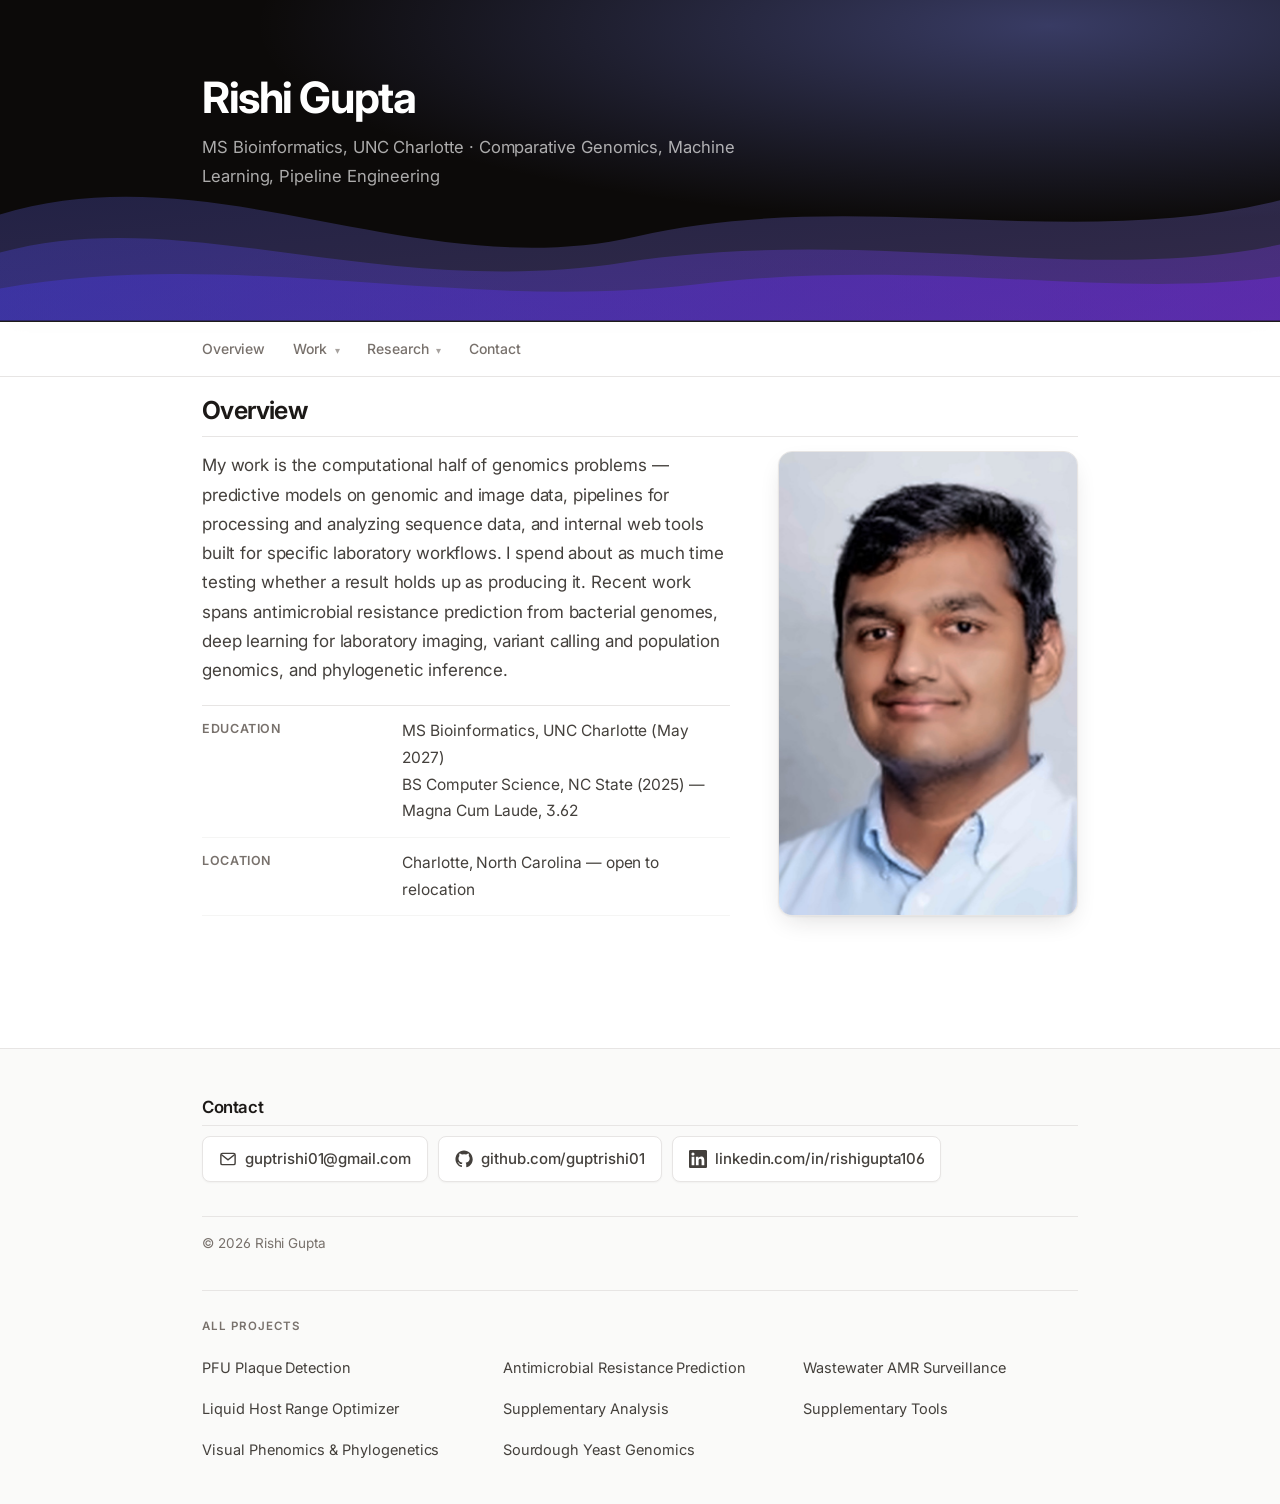
<file: index.html>
<!DOCTYPE html>
<html lang="en"><head>
<meta charset="utf-8"><meta name="viewport" content="width=device-width, initial-scale=1">
<title>Rishi Gupta — Bioinformatics and Machine Learning</title>
<meta name="description" content="MS Bioinformatics candidate at UNC Charlotte. Comparative Genomics, Machine Learning, Pipeline Engineering.">
<meta property="og:title" content="Rishi Gupta — Bioinformatics and Machine Learning">
<meta property="og:description" content="Comparative Genomics, Machine Learning, Pipeline Engineering.">
<meta name="theme-color" content="#18181B">
<!-- Social preview. If the repo name or host differs, change BASE in all four URLs below. -->
<link rel="canonical" href="https://guptrishi01.github.io/">
<meta property="og:url" content="https://guptrishi01.github.io/">
<meta property="og:type" content="website">
<meta property="og:image" content="https://guptrishi01.github.io/og-card.png">
<meta property="og:image:width" content="1200">
<meta property="og:image:height" content="630">
<meta property="og:image:alt" content="Rishi Gupta — MS Bioinformatics, UNC Charlotte. Comparative Genomics, Machine Learning, Pipeline Engineering.">
<meta name="twitter:card" content="summary_large_image">
<meta name="twitter:image" content="https://guptrishi01.github.io/og-card.png">
<link rel="icon" href="data:image/svg+xml,<svg xmlns='http://www.w3.org/2000/svg' viewBox='0 0 32 32'><rect width='32' height='32' rx='7' fill='%230C0A09'/><path d='M0 24 Q8 20 16 23 T32 21 L32 32 L0 32 Z' fill='%234F46E5'/><text x='16' y='20' font-family='Inter,Helvetica,Arial,sans-serif' font-size='15' font-weight='700' fill='%23fff' text-anchor='middle'>RG</text></svg>">
<link rel="preconnect" href="https://fonts.googleapis.com"><link rel="preconnect" href="https://fonts.gstatic.com" crossorigin>
<link rel="stylesheet" href="https://fonts.googleapis.com/css2?family=Inter:wght@400;500;600;700&family=JetBrains+Mono:wght@400;500&display=swap">
<style>/* Rishi Gupta — portfolio. Hand-written CSS, no framework, no JavaScript. */

/* ── reset ─────────────────────────────────────────────── */
*,*::before,*::after{box-sizing:border-box}
html{-webkit-text-size-adjust:100%}
body,h1,h2,h3,p,figure,dl,dd,ul,ol{margin:0}
ul,ol{padding:0}
img{max-width:100%;height:auto;display:block}
h1,h2,h3{text-wrap:balance}
p,li{text-wrap:pretty}

/* ── tokens ────────────────────────────────────────────── */
:root{
  /* modern neutral system — warm stone ground, indigo accent */
  --grad:linear-gradient(102deg,#4F46E5 0%,#6366F1 50%,#8B5CF6 100%);
  --orange:#4F46E5;
  --orange-br:#6366F1;
  --pink:#4F46E5;
  --pink-br:#818CF8;
  --link:#4F46E5;
  --link-hov:#4338CA;

  --bg:#ffffff;
  --bg-alt:#FAFAF9;
  --bg-note:#FAFAF9;
  --chip-bg:#F5F5F4;
  --chip-br:#E7E5E4;
  --chip-tx:#44403C;

  --head:#1C1917;
  --text:#44403C;
  --muted:#78716C;
  --line:#E7E5E4;
  --line-2:#F5F5F4;

  --ink:#0C0A09;
  --accent-soft:#EEF2FF;
  --accent-line:#C7D2FE;
  --amber:#B45309;
  --amber-soft:#FFFBEB;
  --amber-line:#FDE68A;

  --sans:"Inter",-apple-system,BlinkMacSystemFont,"Segoe UI",Roboto,Helvetica,Arial,sans-serif;
  --serif:"Inter",-apple-system,BlinkMacSystemFont,"Segoe UI",Roboto,Helvetica,Arial,sans-serif;
  --mono:"JetBrains Mono",ui-monospace,SFMono-Regular,Menlo,monospace;

  --r:10px;
  --w:940px;
  --gut:clamp(18px,4.5vw,32px);
}

body{background:var(--bg);color:var(--text);font-family:var(--sans);
  font-size:17px;line-height:1.65;-webkit-font-smoothing:antialiased}
.wrap{max-width:var(--w);margin-inline:auto;padding-inline:var(--gut)}

a{color:var(--link);text-decoration:none}
a:hover{color:var(--link-hov);text-decoration:underline;text-underline-offset:2px}
:focus-visible{outline:2px solid var(--pink-br);outline-offset:2px}
@media(prefers-reduced-motion:reduce){*{transition:none!important;scroll-behavior:auto!important}}

.skip{position:absolute;left:-9999px;background:var(--head);color:#fff;padding:12px 18px;z-index:100}
.skip:focus{left:0;top:0}

/* ── masthead ──────────────────────────────────────────── */
.mast{background:var(--grad);color:#fff;padding-block:clamp(30px,4.5vw,44px)}
.mast .name{font-family:var(--serif);font-size:clamp(1.7rem,4vw,2.3rem);font-weight:600;
  color:#fff;letter-spacing:-.01em;display:inline-block;line-height:1.15}
.mast .name:hover{color:#fff;text-decoration:none;box-shadow:inset 0 -2px 0 rgba(255,255,255,.6)}
.mast .tag{color:rgba(255,255,255,.92);font-size:clamp(.95rem,1.6vw,1.06rem);margin-top:7px;max-width:62ch}

/* ── nav + dropdowns (CSS only) ────────────────────────── */
.nav{background:#fff;position:sticky;top:0;z-index:50;border-bottom:1px solid var(--line);
  box-shadow:0 1px 0 rgba(37,21,15,.03)}
.menu{display:flex;flex-wrap:wrap;list-style:none}
.menu>li{position:relative}
.menu>li>a{display:block;padding:14px 16px;color:var(--head);font-size:14.5px;font-weight:600;
  border-bottom:3px solid transparent;white-space:nowrap}
.menu>li:first-child>a{padding-left:0}
.menu>li>a:hover{color:var(--link);text-decoration:none;border-bottom-color:var(--orange-br)}
.menu>li>a[aria-current]{color:var(--link);border-bottom-color:var(--orange)}
.car{font-size:10px;opacity:.65;margin-left:4px}

.drop{position:absolute;top:100%;left:0;min-width:330px;max-width:min(92vw,420px);
  background:#fff;border:1px solid var(--line);border-image:var(--grad) 1;border-top:3px solid;
  box-shadow:0 8px 20px rgba(43,29,20,.14);list-style:none;padding:5px 0;
  opacity:0;visibility:hidden;transform:translateY(-3px);transition:opacity .13s,transform .13s,visibility .13s;z-index:60}
.menu>li:first-child .drop{left:0}
.has:hover>.drop,.has:focus-within>.drop{opacity:1;visibility:visible;transform:none}
.drop a{display:block;padding:9px 16px;color:var(--text);font-size:14.5px;line-height:1.35}
.drop a:hover{background:var(--bg-alt);color:var(--link);text-decoration:none}
@media(max-width:760px){
  /* Dropdowns stay available on touch: tapping the trigger focuses it and
     :focus-within reveals a full-width panel under the bar. Without this the
     project pages are unreachable on a phone. */
  .nav{position:sticky;top:0;z-index:50}
  .nav>.wrap{position:relative}
  .menu>li.has{display:list-item;position:static}
  .mtrig{padding-inline:12px}
  .drop{display:block;position:absolute;left:0;right:0;top:100%;width:auto;
    min-width:0;max-height:min(66vh,420px);overflow-y:auto;-webkit-overflow-scrolling:touch;
    opacity:0;visibility:hidden;transform:translateY(-4px);
    border-radius:0 0 var(--r) var(--r);margin-top:0;padding:6px;
    box-shadow:0 12px 28px -8px rgba(28,25,23,.22)}
  .has:focus-within>.drop{opacity:1;visibility:visible;transform:none}
  .drop a{padding:12px 12px;font-size:14.5px}
  .drop li+li{border-top:1px solid var(--line-2)}
}

/* ── back link ─────────────────────────────────────────── */
.back{display:inline-flex;align-items:center;gap:8px;font-size:13.5px;font-weight:600;
  color:var(--link);background:var(--bg-alt);border:1px solid var(--chip-br);
  padding:7px 14px 7px 11px;border-radius:999px;margin:0 0 14px;min-height:36px}
.back:hover{text-decoration:none;color:#fff;background:var(--orange);border-color:var(--orange)}
.back .arw{font-size:17px;line-height:1;transition:transform .15s ease}
.back:hover .arw{transform:translateX(-3px)}

/* ── layout ────────────────────────────────────────────── */
main{padding-block:clamp(32px,5vw,52px) clamp(46px,7vw,72px)}
section{margin-bottom:clamp(38px,5.5vw,58px)}
section:last-child{margin-bottom:0}

h1{font-family:var(--serif);font-size:clamp(1.75rem,4vw,2.5rem);font-weight:600;
  color:var(--head);line-height:1.18;letter-spacing:-.012em;margin-bottom:10px}
h2{font-family:var(--serif);font-size:clamp(1.25rem,2.4vw,1.55rem);font-weight:600;
  color:var(--head);line-height:1.28;margin-bottom:14px;padding-bottom:8px;position:relative}
h2::after{content:"";position:absolute;left:0;bottom:0;width:100%;height:3px;background:var(--grad)}
.prose h2{font-size:clamp(1.12rem,2vw,1.3rem);border-bottom:1px solid var(--line);
  margin-top:clamp(30px,4vw,42px);margin-bottom:12px}
h3{font-size:1.06rem;font-weight:600;color:var(--head);margin-bottom:6px}

.crumb{font-size:14px;color:var(--muted);margin-bottom:18px}
.crumb span{margin-inline:6px;color:var(--line)}
.meta{font-size:14.5px;color:var(--muted);margin-bottom:14px}
.stand{font-size:clamp(1.05rem,1.8vw,1.18rem);line-height:1.55;color:var(--head);
  max-width:66ch;padding:16px 20px;background:var(--bg-alt);
  border-left:4px solid var(--orange);margin-bottom:16px}
.intro{font-size:17.5px;max-width:70ch;margin-bottom:14px}
.sec-note{font-size:14.5px;color:var(--muted);margin-top:-6px;margin-bottom:16px}

.prose{max-width:72ch;margin-top:clamp(20px,3vw,30px)}
.prose p{margin-bottom:14px}
.prose p:last-child{margin-bottom:0}

/* ── skill chips ───────────────────────────────────────── */
.chips{list-style:none;display:flex;flex-wrap:wrap;gap:6px;margin-bottom:clamp(20px,3vw,30px)}
.chips li{font-size:12.5px;line-height:1;padding:6px 11px;border-radius:999px;
  background:var(--chip-bg);border:1px solid var(--chip-br);color:var(--chip-tx);
  font-weight:600;letter-spacing:.005em;white-space:nowrap}
.list .chips{margin:8px 0 16px}

/* ── definition lists ──────────────────────────────────── */
.facts{display:grid;border-top:1px solid var(--line);margin-top:20px}
.facts>div{display:grid;grid-template-columns:180px 1fr;gap:20px;
  padding-block:12px;border-bottom:1px solid var(--line-2)}
@media(max-width:640px){.facts>div{grid-template-columns:1fr;gap:3px}}
.facts dt{font-weight:600;color:var(--head);font-size:15px}
.facts dd{font-size:16px}

/* ── lists ─────────────────────────────────────────────── */
.list{list-style:none;border-top:3px solid;border-image:var(--grad) 1}
.list li{border-bottom:1px solid var(--line);padding-bottom:2px}
.list a{display:block;padding:16px 0 6px;color:var(--text)}
.list a:hover{text-decoration:none}
.list a:hover b{color:var(--link-hov);text-decoration:underline;text-underline-offset:2px}
.list b{display:block;font-family:var(--serif);font-size:1.15rem;font-weight:600;
  color:var(--link);margin-bottom:3px;line-height:1.3}
.list span{display:block;font-size:15.5px;color:var(--text);max-width:78ch}

.plain{list-style:none}
.plain li{padding-block:12px;border-bottom:1px solid var(--line-2);font-size:16px;max-width:78ch}
.plain li:last-child{border-bottom:0}
.plain b{color:var(--head)}

.ol{margin:0 0 14px 22px}
.ol li{margin-bottom:8px}

/* ── tables ────────────────────────────────────────────── */
.tbl{width:100%;border-collapse:collapse;margin-block:18px;font-size:15.5px}
.tbl th,.tbl td{text-align:left;padding:9px 12px;border-bottom:1px solid var(--line-2);vertical-align:top}
.tbl thead th{background:var(--bg-alt);color:var(--head);font-weight:600;border-bottom:2px solid var(--pink)}
.tbl tbody th{font-weight:600;color:var(--head);width:42%}
.tbl td{font-variant-numeric:tabular-nums}
@media(max-width:560px){.tbl{font-size:14.5px}.tbl th,.tbl td{padding:8px}}

/* ── note ──────────────────────────────────────────────── */
.note{background:var(--bg-note);border-left:4px solid var(--orange-br);
  padding:14px 18px;margin-block:18px;font-size:16px}
.note b{color:var(--head)}

/* ── figures ───────────────────────────────────────────── */
figure{margin-block:clamp(20px,3vw,28px)}
figure img{border:1px solid var(--line);background:#fff;width:100%}
figure a:hover img{border-color:var(--pink-br)}
figcaption{font-size:14px;color:var(--muted);margin-top:8px;line-height:1.45}

/* ── pager ─────────────────────────────────────────────── */
.pager{display:grid;grid-template-columns:1fr 1fr;gap:20px;
  margin-top:clamp(38px,5vw,54px);padding-top:22px;border-top:3px solid;border-image:var(--grad) 1}
@media(max-width:620px){.pager{grid-template-columns:1fr}}
.pager a{font-family:var(--serif);font-size:1.04rem;font-weight:600;line-height:1.3}
.pager a.r{text-align:right}
@media(max-width:620px){.pager a.r{text-align:left}}
.pager span{display:block;font-family:var(--sans);font-size:12.5px;font-weight:400;
  text-transform:uppercase;letter-spacing:.06em;color:var(--muted);margin-bottom:4px}

/* ── footer ────────────────────────────────────────────── */
footer{background:var(--bg-alt);border-top:4px solid;border-image:var(--grad) 1;
  padding-block:clamp(34px,5vw,48px) clamp(26px,3.5vw,34px);margin-top:clamp(40px,6vw,64px)}
.f-grid{display:grid;grid-template-columns:1fr 1fr;gap:clamp(24px,4vw,46px)}
@media(max-width:680px){.f-grid{grid-template-columns:1fr;gap:26px}}
footer h2{font-size:1.05rem;border-bottom:1px solid var(--line);padding-bottom:6px;margin-bottom:10px}
footer p{font-size:15.5px;line-height:1.6}
.copy{margin-top:clamp(26px,3.5vw,34px);padding-top:16px;border-top:1px solid var(--line);
  font-size:13.5px;color:var(--muted)}

/* ── print ─────────────────────────────────────────────── */
@media print{
  :root{--bg:#fff;--bg-alt:#fff;--bg-note:#f6f6f6;--mast:#fff;--head:#000;--text:#222;--muted:#555;--link:#000;--orange:#000}
  .nav,.skip,.pager,.crumb{display:none}
  .mast{background:#fff;color:#000;border-bottom:2px solid #000;padding-block:0 12pt}
  .mast .name{color:#000}.mast .tag{color:#333}
  body{font-size:10.5pt;line-height:1.4}
  figure{break-inside:avoid}
  a{color:#000;text-decoration:underline}
}

/* ── single-file routing ─────────────────────────────── */
.page{display:none}
.page:target{display:block}
#home{display:block}
.page:target ~ #home{display:none}
main{padding-block:clamp(30px,4.5vw,48px) clamp(44px,6.5vw,68px)}

/* ── menu triggers ───────────────────────────────────── */
.mtrig{display:block;padding:14px 16px;color:var(--head);font-size:14.5px;font-weight:600;
  font-family:var(--sans);background:none;border:0;border-bottom:3px solid transparent;
  cursor:pointer;white-space:nowrap;line-height:inherit}
.mtrig:hover{color:var(--link);border-bottom-color:var(--orange-br)}
.has:focus-within>.mtrig{color:var(--link);border-bottom-color:var(--orange)}
.drop{pointer-events:none}
.has:hover>.drop,.has:focus-within>.drop{opacity:1;visibility:visible;transform:none;pointer-events:auto}

/* ── pager ───────────────────────────────────────────── */
.pager{display:grid;grid-template-columns:1fr 1fr;gap:20px;margin-top:clamp(36px,5vw,52px);
  padding-top:22px;border-top:3px solid;border-image:var(--grad) 1}
@media(max-width:620px){.pager{grid-template-columns:1fr}}
.pager a{font-family:var(--serif);font-size:1.04rem;font-weight:600;line-height:1.3}
.pager a.r{text-align:right}
@media(max-width:620px){.pager a.r{text-align:left}}
.pager span{display:block;font-family:var(--sans);font-size:12.5px;font-weight:400;
  text-transform:uppercase;letter-spacing:.06em;color:var(--muted);margin-bottom:4px}

/* ── overview ────────────────────────────────────────── */
.ov{display:grid;grid-template-columns:minmax(0,1fr) 250px;gap:clamp(26px,4vw,48px);align-items:start}
@media(max-width:820px){.ov{grid-template-columns:1fr}}
.ov-pic img{width:250px;height:250px;object-fit:cover;border-radius:6px;
  border:1px solid var(--line);box-shadow:0 2px 10px rgba(37,21,15,.07)}
@media(max-width:820px){.ov-pic img{width:200px;height:200px}}

/* ── contact strip ───────────────────────────────────── */
.cstrip{display:flex;flex-wrap:wrap;gap:10px;align-items:center;margin-top:6px}
.cstrip a{display:inline-flex;align-items:center;gap:8px;font-size:15px;font-weight:600;
  color:var(--link);background:var(--bg-alt);border:1px solid var(--chip-br);
  padding:9px 16px;border-radius:999px;min-height:44px}
.cstrip a:hover{text-decoration:none;color:#fff;background:var(--orange);border-color:var(--orange)}
.cstrip svg{width:18px;height:18px;flex:none}
footer .cstrip{margin-top:10px}

/* ── merged sub-projects ─────────────────────────────── */
.sub{border-top:3px solid;border-image:var(--grad) 1;margin-top:clamp(44px,6vw,68px);padding-top:clamp(24px,3vw,32px)}
.sub:first-of-type{border:0;margin-top:0;padding-top:0}
.sub>h2{font-family:var(--serif);font-size:clamp(1.35rem,2.8vw,1.72rem);padding-bottom:0;margin-top:0}
.sub>h2::after{display:none}
.prose h3{font-family:var(--serif);font-size:clamp(1.06rem,1.9vw,1.2rem);font-weight:600;
  color:var(--head);margin-top:clamp(26px,3.4vw,34px);margin-bottom:10px}

/* ── flowcharts ──────────────────────────────────────── */
.flow{margin-block:clamp(18px,2.4vw,24px);max-width:680px}
.flow svg{width:100%;height:auto;display:block}
.flowkey{display:flex;flex-wrap:wrap;gap:14px;margin:4px 0 14px;font-size:12.5px;color:var(--muted)}
.flowkey .k{display:inline-flex;align-items:center;gap:7px}
.flowkey .k::before{content:"";width:13px;height:13px;border-radius:3px;border:1.4px solid}
.k-step::before{background:#FFF7F2;border-color:#F0E2DA}
.k-check::before{background:#FFEFF5;border-color:#F2C9DE}
.k-gate::before{background:#FFF1E9;border-color:#F7C3A3;border-radius:999px!important}

/* ── interactive flow with linked screenshots ────────── */
.iflow{display:grid;grid-template-columns:repeat(auto-fit,minmax(150px,1fr));gap:10px;
  margin-block:clamp(18px,2.4vw,24px);max-width:100%}
.fn{grid-row:1;display:flex;flex-direction:column;gap:4px;text-align:left;cursor:pointer;
  background:#FFF7F2;border:1.4px solid #F0E2DA;border-radius:4px;padding:11px 13px;
  font-family:var(--sans);color:var(--head);min-height:44px;transition:border-color .14s,background .14s}
.fn-t{font-size:13.5px;font-weight:600;line-height:1.3}
.fn-d{font-size:11.5px;color:var(--muted);line-height:1.35}
.fn-check{background:#FFEFF5;border-color:#F2C9DE}.fn-check .fn-t{color:#AE1157}
.fn-gate{background:#FFF1E9;border-color:#F7C3A3;border-radius:999px}.fn-gate .fn-t{color:#B0450A}
.fn-io{background:#fff;border-color:#D9CEC6}
.fn:hover,.fn:focus-visible{border-color:var(--orange);background:#fff}
.fs{grid-column:1/-1;grid-row:2;margin:0;opacity:0;visibility:hidden;height:0;overflow:hidden;
  transition:opacity .15s}
.fs img{border:1px solid var(--line);border-radius:4px;width:100%}
.fs figcaption{font-size:13.5px;color:var(--muted);margin-top:8px}
.fs1{opacity:1;visibility:visible;height:auto}
.fn:hover ~ .fs,.fn:focus-visible ~ .fs{opacity:0;visibility:hidden;height:0}
#fn1:hover ~ .fs1,#fn1:focus-visible ~ .fs1,
#fn2:hover ~ .fs2,#fn2:focus-visible ~ .fs2,
#fn4:hover ~ .fs3,#fn4:focus-visible ~ .fs3{opacity:1;visibility:visible;height:auto}
.iflow-hint{font-size:12.5px;color:var(--muted);margin:-8px 0 18px}

/* ── print ───────────────────────────────────────────── */
@media print{.page{display:block!important}.nav,.skip,.pager,.back{display:none}}

/* ── figures: wider, and click to enlarge (no JS) ────── */
.prose{max-width:none}
.prose p,.prose .ol,.prose h2,.prose h3,.prose .note,.prose .flowkey,.prose .iflow-hint{max-width:72ch}
.prose figure,.prose .figs,.prose .tbl{max-width:100%}
.fg{margin-block:clamp(22px,3vw,30px)}
.zx{position:absolute;width:1px;height:1px;opacity:0;pointer-events:none}
.zin{display:block;cursor:zoom-in}
.zin img{border:1px solid var(--line);border-radius:4px;background:#fff;width:100%}
.zin:hover img{border-color:var(--orange)}
.zx:checked ~ .zin{position:fixed;inset:0;z-index:200;margin:0;padding:clamp(16px,3vw,40px);
  background:rgba(37,21,15,.93);display:flex;align-items:center;justify-content:center;cursor:zoom-out}
.zx:checked ~ .zin img{max-height:92vh;max-width:96vw;width:auto;height:auto;
  object-fit:contain;border:0;border-radius:2px;box-shadow:0 10px 40px rgba(0,0,0,.5)}
.zx:checked ~ .zin::after{content:"Click anywhere to close";position:fixed;bottom:18px;left:0;right:0;
  text-align:center;color:rgba(255,255,255,.8);font-size:13px;font-family:var(--sans)}
.zx:focus-visible ~ .zin img{outline:2px solid var(--pink-br);outline-offset:2px}

/* ── screenshot gallery ──────────────────────────────── */
.gal{margin-block:clamp(20px,3vw,28px);position:relative}
.gx{position:absolute;width:1px;height:1px;opacity:0;pointer-events:none}
.gtabs{display:flex;flex-wrap:wrap;gap:8px;margin-bottom:14px}
.gtabs label{font-size:13.5px;font-weight:600;padding:8px 15px;border-radius:999px;cursor:pointer;
  background:var(--bg-alt);border:1px solid var(--chip-br);color:var(--link);min-height:40px;
  display:inline-flex;align-items:center}
.gtabs label:hover{background:#fff;border-color:var(--orange)}
.gs{display:none;margin:0}
.gs img{width:100%;border:1px solid var(--line);border-radius:4px;background:#fff}
.gs .gcap{margin-top:12px;font-size:16px;color:var(--text)}
.gs .gcap b{color:var(--head)}
#gal1:checked ~ .gs1,#gal2:checked ~ .gs2,#gal3:checked ~ .gs3,
#gal4:checked ~ .gs4{display:block}
#gal1:checked ~ .gtabs label[for=gal1],#gal2:checked ~ .gtabs label[for=gal2],
#gal3:checked ~ .gtabs label[for=gal3],
#gal4:checked ~ .gtabs label[for=gal4]{background:var(--orange);border-color:var(--orange);color:#fff}
.gnav{display:flex;gap:10px;margin-top:16px}
.gnav label{font-size:13.5px;font-weight:600;padding:8px 16px;border-radius:999px;cursor:pointer;
  background:var(--bg-alt);border:1px solid var(--chip-br);color:var(--link);min-height:40px;
  display:inline-flex;align-items:center}
.gnav label:hover{background:var(--orange);border-color:var(--orange);color:#fff}

/* ── typography and rhythm ───────────────────────────── */
body{font-size:17px;line-height:1.75}
main{padding-block:18px clamp(44px,6.5vw,68px)}

h1{font-size:clamp(1.85rem,3.6vw,2.5rem);line-height:1.2;margin-bottom:8px}
.prose h2{font-family:var(--serif);font-size:clamp(1.32rem,2.4vw,1.62rem);font-weight:600;
  line-height:1.3;color:var(--head);border-bottom:0;position:relative;
  margin-top:clamp(38px,5vw,54px);margin-bottom:16px;padding-bottom:9px}
.prose h2::after{content:"";position:absolute;left:0;bottom:0;width:100%;height:2px;
  background:var(--grad);opacity:.85}
.prose h3{font-family:var(--serif);font-size:clamp(1.1rem,1.9vw,1.26rem);font-weight:600;
  line-height:1.35;color:var(--head);margin-top:clamp(30px,3.8vw,40px);margin-bottom:12px;
  padding-bottom:6px;border-bottom:1px solid var(--line)}
.sub>h2{font-size:clamp(1.45rem,2.8vw,1.8rem);padding-bottom:0}
.sub>h2::after{display:none}

.prose p{margin-bottom:17px;line-height:1.8}
.prose .ol{margin:0 0 18px 22px}
.prose .ol li{margin-bottom:11px;line-height:1.75}
.meta{font-size:14px;margin-bottom:12px;line-height:1.6}
.chips{margin-bottom:clamp(16px,2.4vw,22px)}

/* everything shares one left edge */
.prose>*,.prose .fg,.prose .tbl,.prose .flow,.prose .gal,.prose .note{margin-left:0;margin-right:0}
.flow{max-width:100%}
.note{padding:16px 20px;margin-block:20px;line-height:1.75}
.tbl{margin-block:20px;font-size:15.5px}
.tbl th,.tbl td{padding:11px 13px;line-height:1.6}
figcaption{font-size:14px;line-height:1.65;margin-top:10px}
.gcap{line-height:1.75}
.flowkey{margin:2px 0 16px}
.flow-lhr{max-width:820px;margin-inline:auto}
.flow-lhr svg{width:100%;height:auto}

/* ── captions span the actual image width ────────────── */
.fg{width:fit-content;max-width:100%}
.zin{display:block;width:fit-content;max-width:100%}
.zin img{width:auto;max-width:100%;height:auto}
.fg figcaption{max-width:100%;width:100%}
.gs{width:fit-content;max-width:100%}
.gs .zin img{width:auto;max-width:100%}
.gs .gcap{max-width:100%;width:100%}
.flow figcaption{max-width:100%}
/* zoomed overlay must ignore fit-content sizing */
.zx:checked ~ .zin{width:auto;max-width:none}

/* ── figures: single column, full width ──────────────── */
.figs{display:block}
.prose .fg,.prose .fg.wide,.figs .fg{float:none;clear:both;width:100%;max-width:100%;
  margin:clamp(22px,3vw,30px) 0}
.prose .fg .zin,.prose .fg .zin img{width:100%;max-width:100%}
.fg figcaption{max-width:100%}

/* ── key findings side by side ───────────────────────── */
.noterow{display:grid;grid-template-columns:repeat(auto-fit,minmax(250px,1fr));
  gap:clamp(14px,2vw,18px);margin-block:clamp(20px,2.6vw,26px);align-items:stretch}
.noterow .note{margin:0;height:100%;font-size:15px;line-height:1.7;padding:15px 18px}
@media(max-width:700px){.noterow{grid-template-columns:1fr}}
.k-main::before{background:#C4B6AB;border-color:#C4B6AB;border-radius:2px!important}
.k-inv::before{background:#D4166B;border-color:#D4166B;border-radius:2px!important}
.k-brk::before{background:#E8461A;border-color:#E8461A;border-radius:2px!important}
.flow-lhr{max-width:100%}

/* ── overview: portrait scales to the text block ─────── */
.ov{display:block}
.ovrow{display:flex;gap:clamp(26px,4vw,48px);align-items:stretch}
.ovtext{flex:1 1 auto;min-width:0}
.ovtext .intro{margin-top:0}
.ovtext .facts{margin-bottom:0}
.ov-pic{flex:0 0 clamp(240px,24vw,300px);margin:0;display:flex;align-items:stretch}
.ov-pic img{width:100%;height:100%;object-fit:cover;object-position:50% 22%;display:block}
@media(max-width:820px){
  .ovrow{display:block}
  .ov-pic{display:block;margin-top:24px}
  .ov-pic img{height:auto;width:220px}
}

/* ── labeling-parameter table: widen Value column ───── */
.tbl-lab th:nth-child(1),.tbl-lab td:nth-child(1){width:20%}
.tbl-lab th:nth-child(2),.tbl-lab td:nth-child(2){width:33%;white-space:nowrap}
.tbl-lab th:nth-child(3),.tbl-lab td:nth-child(3){width:47%}
@media(max-width:620px){
  .tbl-lab th,.tbl-lab td{width:auto!important;white-space:normal!important}
}

/* ── paragraph that should match figure width ────────── */
.prose p.fullw{max-width:100%}

/* ── phylogenetic tree with inset legend ─────────────── */
.treebox{position:relative}
.treekey{position:absolute;right:2.5%;bottom:3%;width:12%;min-width:78px;max-width:118px;
  height:auto;border:1px solid var(--line);border-radius:3px;padding:3px;
  background:rgba(255,255,255,.94);box-shadow:0 1px 4px rgba(37,21,15,.10)}
@media(max-width:620px){.treekey{width:20%;min-width:64px}}

/* ══════════════════════════════════════════════════════════
   MODERN THEME LAYER
   Neutral surfaces, hairline rules, tight Inter, soft radii.
   ══════════════════════════════════════════════════════════ */
body{background:var(--bg);font-size:16.5px;line-height:1.72;
  font-feature-settings:"cv02","cv03","cv04","ss01";letter-spacing:-.003em}

/* ── masthead: dark ground + layered waves ─────────────── */
.mast{position:relative;overflow:hidden;background:var(--ink);
  padding-block:clamp(46px,6.5vw,74px) clamp(84px,10.5vw,130px);
  border-bottom:1px solid rgba(255,255,255,.07)}
.mast-bg{position:absolute;inset:0;width:100%;height:100%;display:block;pointer-events:none}
.mast .wrap{position:relative;z-index:1}
.mast .name{font-family:var(--sans);font-weight:700;letter-spacing:-.033em;
  font-size:clamp(1.9rem,4.4vw,2.7rem);line-height:1.08}
.mast .name:hover{box-shadow:none;opacity:.86}
.mast .tag{color:rgba(255,255,255,.66);font-size:clamp(.95rem,1.6vw,1.04rem);
  margin-top:12px;max-width:60ch;letter-spacing:-.004em}

/* ── nav ───────────────────────────────────────────────── */
.nav{background:rgba(255,255,255,.86);backdrop-filter:saturate(180%) blur(12px);
  -webkit-backdrop-filter:saturate(180%) blur(12px);box-shadow:none;border-bottom:1px solid var(--line)}
.menu>li>a,.mtrig{font-size:14px;font-weight:500;letter-spacing:-.008em;
  padding:15px 14px;border-bottom:0;color:var(--muted);border-radius:0}
.menu>li:first-child>a{padding-left:0}
.menu>li>a:hover,.mtrig:hover{color:var(--head);border-bottom-color:transparent}
.has:focus-within>.mtrig{color:var(--head);border-bottom-color:transparent}
.drop{border:1px solid var(--line);border-image:none;border-top:1px solid var(--line);
  border-radius:var(--r);box-shadow:0 4px 6px -2px rgba(28,25,23,.05),0 12px 28px -6px rgba(28,25,23,.14);
  padding:6px;margin-top:2px;min-width:340px}
.drop a{border-radius:7px;padding:9px 11px;font-size:14px;color:var(--text)}
.drop a:hover{background:var(--bg-alt);color:var(--head)}

/* ── headings: sans, tight, hairline rules ─────────────── */
h1{font-weight:700;letter-spacing:-.032em;font-size:clamp(1.9rem,3.6vw,2.45rem);line-height:1.13}
h2,.prose h2,.sub>h2{font-weight:650;letter-spacing:-.024em}
h2::after,.prose h2::after{display:none}
h2{border-bottom:1px solid var(--line);padding-bottom:10px}
.prose h2{border-bottom:1px solid var(--line);font-size:clamp(1.16rem,2vw,1.35rem);
  padding-bottom:10px;margin-top:clamp(38px,5vw,54px);margin-bottom:18px}
.prose h3{font-size:clamp(1rem,1.7vw,1.1rem);font-weight:600;letter-spacing:-.016em;
  border-bottom:0;color:var(--head);text-transform:none;
  margin-top:clamp(28px,3.6vw,36px);margin-bottom:10px;padding-bottom:0}
.sub{border-top:1px solid var(--line);border-image:none}
.sub>h2{font-size:clamp(1.3rem,2.5vw,1.6rem);border-bottom:0;padding-bottom:0}
.meta{font-size:13.5px;letter-spacing:-.002em}

/* ── chips: square-ish, quiet ──────────────────────────── */
.chips li{border-radius:6px;font-weight:500;font-size:12px;padding:5px 9px;
  background:var(--chip-bg);border:1px solid var(--chip-br);color:var(--chip-tx);
  letter-spacing:-.002em}

/* ── pills and buttons ─────────────────────────────────── */
.back,.cstrip a{border-radius:8px;font-weight:500;background:#fff;border:1px solid var(--line);
  color:var(--text);box-shadow:0 1px 2px rgba(28,25,23,.04)}
.back:hover,.cstrip a:hover{background:var(--head);border-color:var(--head);color:#fff}
.gtabs label,.gnav label{border-radius:8px;font-weight:500;font-size:13px;
  background:#fff;border:1px solid var(--line);color:var(--text);
  box-shadow:0 1px 2px rgba(28,25,23,.04)}
.gtabs label:hover,.gnav label:hover{background:var(--bg-alt);border-color:var(--muted);color:var(--head)}
#gal1:checked ~ .gtabs label[for=gal1],#gal2:checked ~ .gtabs label[for=gal2],
#gal3:checked ~ .gtabs label[for=gal3],#gal4:checked ~ .gtabs label[for=gal4]{
  background:var(--head);border-color:var(--head);color:#fff}

/* ── notes: quiet card, accent hairline ────────────────── */
.note{background:var(--bg-alt);border:1px solid var(--line);border-left:3px solid var(--orange);
  border-radius:var(--r);padding:15px 18px;font-size:15.5px}
.note.warn{background:var(--amber-soft);border-color:var(--amber-line);border-left-color:var(--amber)}
.note.warn b{color:var(--amber)}
.stand{background:var(--accent-soft);border:1px solid var(--accent-line);
  border-left:3px solid var(--orange);border-radius:var(--r);color:var(--head)}

/* ── tables ────────────────────────────────────────────── */
.tbl{font-size:14.5px;border:1px solid var(--line);border-radius:var(--r);
  overflow:hidden;border-collapse:separate;border-spacing:0}
.tbl thead th{background:var(--bg-alt);border-bottom:1px solid var(--line);
  font-weight:600;font-size:12.5px;letter-spacing:.02em;text-transform:uppercase;
  color:var(--muted)}
.tbl th,.tbl td{border-bottom:1px solid var(--line-2)}
.tbl tbody tr:last-child td,.tbl tbody tr:last-child th{border-bottom:0}
.tbl td{font-variant-numeric:tabular-nums;font-feature-settings:"tnum"}

/* ── figures ───────────────────────────────────────────── */
figure img,.zin img,.gs img,.fs img{border-radius:var(--r);border:1px solid var(--line)}
.zin:hover img{border-color:var(--muted)}
figcaption,.gcap{font-size:13.5px;color:var(--muted)}
.gs .gcap{font-size:15px;color:var(--text)}
.zx:checked ~ .zin{background:rgba(12,10,9,.94)}

/* ── flow key swatches ─────────────────────────────────── */
.k-step::before{background:#FAFAF9;border-color:#E7E5E4}
.k-check::before{background:#EEF2FF;border-color:#C7D2FE}
.k-gate::before{background:#FFFBEB;border-color:#FDE68A}
.k-main::before{background:#A8A29E;border-color:#A8A29E}
.k-inv::before{background:#4F46E5;border-color:#4F46E5}
.k-brk::before{background:#D97706;border-color:#D97706}
.fn{background:#FAFAF9;border-color:#E7E5E4;border-radius:8px}
.fn-check{background:#EEF2FF;border-color:#C7D2FE}.fn-check .fn-t{color:#4338CA}
.fn-gate{background:#FFFBEB;border-color:#FDE68A}.fn-gate .fn-t{color:#B45309}
.fn-io{background:#fff;border-color:#D6D3D1}
.fn:hover,.fn:focus-visible{border-color:var(--orange);background:#fff}

/* ── overview ──────────────────────────────────────────── */
.ov-pic img{border-radius:14px;border:1px solid var(--line);
  box-shadow:0 1px 2px rgba(28,25,23,.05),0 10px 26px -8px rgba(28,25,23,.16)}
.facts{border-top:1px solid var(--line)}
.facts dt{font-size:12.5px;font-weight:600;text-transform:uppercase;
  letter-spacing:.05em;color:var(--muted)}
.facts dd{font-size:15.5px;color:var(--text)}
.intro{font-size:17px;letter-spacing:-.008em;color:var(--text)}

/* ── pager and footer: hairlines, no gradient ──────────── */
.pager{border-top:1px solid var(--line);border-image:none}
.pager a{font-weight:600;letter-spacing:-.016em;font-size:1rem;color:var(--head)}
.pager a:hover{color:var(--link)}
.pager span{font-size:11.5px;letter-spacing:.07em;font-weight:500}
footer{background:var(--bg-alt);border-top:1px solid var(--line);border-image:none}
footer h2{border-bottom:1px solid var(--line);font-weight:600}
.list{border-top:1px solid var(--line);border-image:none}
.list b{font-weight:600;letter-spacing:-.018em;color:var(--head)}
.list a:hover b{color:var(--link)}

/* ── misc ──────────────────────────────────────────────── */
.treekey{border-radius:8px;border-color:var(--line)}
.skip{background:var(--ink);border-radius:0 0 8px 0}
:focus-visible{outline:2px solid var(--orange);outline-offset:2px}
code,kbd,samp{font-family:var(--mono);font-size:.92em}

@media print{
  .mast{background:#fff!important}.mast-bg{display:none}
  .mast .name{color:#000}.mast .tag{color:#333}
}

/* ── literature tool gallery (second radio group) ────── */
#lit1:checked ~ .ls1,#lit2:checked ~ .ls2,#lit3:checked ~ .ls3{display:block}
#lit1:checked ~ .gtabs label[for=lit1],#lit2:checked ~ .gtabs label[for=lit2],
#lit3:checked ~ .gtabs label[for=lit3]{background:var(--head);border-color:var(--head);color:#fff}

/* ── footer site index ───────────────────────────────── */
.fmap{margin-top:clamp(26px,4vw,36px);padding-top:clamp(20px,3vw,26px);
  border-top:1px solid var(--line)}
.fmap h3{font-size:11.5px;font-weight:600;letter-spacing:.09em;text-transform:uppercase;
  color:var(--muted);margin:0 0 12px}
.fmap ul{list-style:none;margin:0;padding:0;display:grid;gap:2px 26px;
  grid-template-columns:repeat(auto-fill,minmax(238px,1fr))}
.fmap a{display:block;padding:7px 0;font-size:14.5px;color:var(--text);text-decoration:none}
.fmap a:hover{color:var(--link)}
@media print{.fmap{display:none}}

/* ── pager: the empty slot keeps the two-column alignment on desktop,
      but becomes a phantom row once the grid collapses ── */
@media(max-width:700px){.pager>span:empty{display:none}}

/* ── AMR results gallery (third radio group) ─────────── */
#res1:checked ~ .rs1,#res2:checked ~ .rs2,#res3:checked ~ .rs3,#res4:checked ~ .rs4{display:block}
#res1:checked ~ .gtabs label[for=res1],#res2:checked ~ .gtabs label[for=res2],
#res3:checked ~ .gtabs label[for=res3],#res4:checked ~ .gtabs label[for=res4]{
  background:var(--head);border-color:var(--head);color:#fff}

/* ── wastewater results gallery (fourth radio group) ─── */
#ww1:checked ~ .ws1,#ww2:checked ~ .ws2,#ww3:checked ~ .ws3{display:block}
#ww1:checked ~ .gtabs label[for=ww1],#ww2:checked ~ .gtabs label[for=ww2],
#ww3:checked ~ .gtabs label[for=ww3]{background:var(--head);border-color:var(--head);color:#fff}

/* ── strain verification gallery (fifth radio group) ─── */
#esv1:checked ~ .es1,#esv2:checked ~ .es2,#esv3:checked ~ .es3,#esv4:checked ~ .es4{display:block}
#esv1:checked ~ .gtabs label[for=esv1],#esv2:checked ~ .gtabs label[for=esv2],
#esv3:checked ~ .gtabs label[for=esv3],#esv4:checked ~ .gtabs label[for=esv4]{
  background:var(--head);border-color:var(--head);color:#fff}
</style><link rel="icon" href="favicon.ico" sizes="32x32">
<link rel="icon" href="favicon.png" type="image/png" sizes="256x256">
<link rel="apple-touch-icon" href="favicon.png">
</head>
<body>
<a class="skip" href="#main">Skip to content</a>
<header class="mast"><svg class="mast-bg" viewBox="0 0 1440 320" preserveAspectRatio="none" aria-hidden="true" focusable="false">
<defs>
<linearGradient id="mw1" x1="0" y1="0" x2="1" y2="1"><stop offset="0%" stop-color="#6366F1"/><stop offset="100%" stop-color="#A78BFA"/></linearGradient>
<linearGradient id="mw2" x1="0" y1="0" x2="1" y2="0"><stop offset="0%" stop-color="#4F46E5"/><stop offset="100%" stop-color="#7C3AED"/></linearGradient>
<linearGradient id="mw3" x1="0" y1="0" x2="1" y2="0"><stop offset="0%" stop-color="#4338CA"/><stop offset="100%" stop-color="#6D28D9"/></linearGradient>
<radialGradient id="mgl" cx="82%" cy="8%" r="62%"><stop offset="0%" stop-color="#818CF8" stop-opacity=".38"/><stop offset="100%" stop-color="#818CF8" stop-opacity="0"/></radialGradient>
</defs>
<rect width="1440" height="320" fill="url(#mgl)"/>
<path d="M0,214 C240,150 470,286 716,236 C962,186 1204,252 1440,200 L1440,320 L0,320 Z" fill="url(#mw1)" opacity=".26"/>
<path d="M0,252 C206,202 424,300 702,262 C980,224 1222,286 1440,244 L1440,320 L0,320 Z" fill="url(#mw2)" opacity=".32"/>
<path d="M0,288 C262,246 520,312 782,284 C1044,256 1246,300 1440,276 L1440,320 L0,320 Z" fill="url(#mw3)" opacity=".50"/>
</svg><div class="wrap">
  <a class="name" href="#home">Rishi Gupta</a>
  <p class="tag">MS Bioinformatics, UNC Charlotte &middot; Comparative Genomics, Machine Learning, Pipeline Engineering</p>
</div></header>
<nav class="nav" aria-label="Primary"><div class="wrap"><ul class="menu">
  <li><a href="#home">Overview</a></li>
  <li class="has"><button type="button" class="mtrig" aria-haspopup="true">Work <span class="car" aria-hidden="true">&#9662;</span></button><ul class="drop"><li><a href="#plaque-detection">PFU Plaque Detection Classifier</a></li><li><a href="#amr-prediction">Antimicrobial Resistance Prediction</a></li><li><a href="#wastewater-surveillance">Wastewater AMR Surveillance</a></li><li><a href="#panel-optimizer">Liquid Host Range Optimizer</a></li><li><a href="#supplementary-analysis">Supplementary Analysis</a></li><li><a href="#supplementary-tools">Supplementary Tools</a></li></ul></li>
  <li class="has"><button type="button" class="mtrig" aria-haspopup="true">Research <span class="car" aria-hidden="true">&#9662;</span></button><ul class="drop"><li><a href="#surgeonfish">Visual Phenomics and Phylogenetic Inference</a></li><li><a href="#yeast">Sourdough Yeast Domestication Genomics</a></li></ul></li>
  <li><a href="#contact">Contact</a></li>
</ul></div></nav>
<main id="main"><div class="wrap">

<section class="page" id="plaque-detection">
  <h1>PFU Plaque Detection Classifier</h1>
  <p class="meta">Locus Biosciences &middot; May&ndash;August 2026 &middot; ResNet, Optuna, Google Colab</p>
  <ul class="chips"><li>PyTorch</li><li>ResNet</li><li>Optuna</li><li>Google Colab</li><li>GCS</li><li>scikit-learn</li></ul>
  <div class="prose">
<h2>Background</h2>
<p>Repurposed an existing binary image classifier used for colony detection to instead detect plaques in microbiological assays. This model serves as the first stage of a three-model plaque enumeration pipeline.</p>
<p><b>Approach:</b> Extracted 9,558 well images from 105 experimental folders in Google Drive and added them to the company&rsquo;s GCS bucket. Those images were loaded into the website&rsquo;s PFU annotation tool for people to count wells. Annotators had three options: enter 0 if there are no plaques in the image, count each plaque and submit, or enter TNTC &mdash; too numerous to count &mdash; if individual plaques were bunched together into larger plaques and could not be identified properly, or if there were a great many of them (at least 80).</p>
<p>With newly annotated images and pre-existing ones, roughly 1,000 images were used to fine-tune a ResNet classifier with an Optuna-driven hyperparameter search in a reproducible Google Colab pipeline.</p>
<p>Split: <b>747 train / 121 validation / 124 test images</b>.</p>

<h2>Workflow</h2>
<p class="flowkey"><span class="k k-step">Processing step</span><span class="k k-check">Verification / QC</span><span class="k k-gate">Decision or gate</span></p>
<figure class="flow"><svg viewBox="0 0 660 642" width="100%" role="img" aria-label="Eight-step notebook workflow from Drive setup through to results"><g><rect x="1" y="4" width="658" height="46" rx="4" fill="#FFFFFF" stroke="#D6D3D1" stroke-width="1.4"/><text x="330" y="31.5" text-anchor="middle" font-family="Source Sans 3,Segoe UI,Helvetica,Arial,sans-serif" font-size="14.5" font-weight="600" fill="#44403C">Set up Google Drive structure</text></g><line x1="330" y1="50" x2="330" y2="69" stroke="#D6D3D1" stroke-width="1.6"/><path d="M325 68 L330 75 L335 68Z" fill="#D6D3D1"/><g><rect x="1" y="76" width="658" height="58" rx="4" fill="#EEF2FF" stroke="#C7D2FE" stroke-width="1.4"/><text x="330" y="100" text-anchor="middle" font-family="Source Sans 3,Segoe UI,Helvetica,Arial,sans-serif" font-size="14.5" font-weight="600" fill="#4338CA">Config and checkpoint status cell</text><text x="330" y="119" text-anchor="middle" font-family="Source Sans 3,Segoe UI,Helvetica,Arial,sans-serif" font-size="12.5" fill="#78716C">Mounts Drive, installs dependencies, checks for existing results and decides what to run or skip</text></g><line x1="330" y1="134" x2="330" y2="153" stroke="#D6D3D1" stroke-width="1.6"/><path d="M325 152 L330 159 L335 152Z" fill="#D6D3D1"/><g><rect x="1" y="160" width="658" height="58" rx="4" fill="#FAFAF9" stroke="#E7E5E4" stroke-width="1.4"/><text x="330" y="184" text-anchor="middle" font-family="Source Sans 3,Segoe UI,Helvetica,Arial,sans-serif" font-size="14.5" font-weight="600" fill="#1C1917">Load and preprocess data</text><text x="330" y="203" text-anchor="middle" font-family="Source Sans 3,Segoe UI,Helvetica,Arial,sans-serif" font-size="12.5" fill="#78716C">CSV of well image names and annotated counts</text></g><line x1="330" y1="218" x2="330" y2="237" stroke="#D6D3D1" stroke-width="1.6"/><path d="M325 236 L330 243 L335 236Z" fill="#D6D3D1"/><g><rect x="1" y="244" width="658" height="58" rx="4" fill="#EEF2FF" stroke="#C7D2FE" stroke-width="1.4"/><text x="330" y="268" text-anchor="middle" font-family="Source Sans 3,Segoe UI,Helvetica,Arial,sans-serif" font-size="14.5" font-weight="600" fill="#4338CA">Split the data</text><text x="330" y="287" text-anchor="middle" font-family="Source Sans 3,Segoe UI,Helvetica,Arial,sans-serif" font-size="12.5" fill="#78716C">Held-out test experiments plus a grouped train/validation split</text></g><line x1="330" y1="302" x2="330" y2="321" stroke="#D6D3D1" stroke-width="1.6"/><path d="M325 320 L330 327 L335 320Z" fill="#D6D3D1"/><g><rect x="1" y="328" width="658" height="58" rx="4" fill="#FAFAF9" stroke="#E7E5E4" stroke-width="1.4"/><text x="330" y="352" text-anchor="middle" font-family="Source Sans 3,Segoe UI,Helvetica,Arial,sans-serif" font-size="14.5" font-weight="600" fill="#1C1917">Run hyperparameter search</text><text x="330" y="371" text-anchor="middle" font-family="Source Sans 3,Segoe UI,Helvetica,Arial,sans-serif" font-size="12.5" fill="#78716C">Tests different model settings to find the best configuration</text></g><line x1="330" y1="386" x2="330" y2="405" stroke="#D6D3D1" stroke-width="1.6"/><path d="M325 404 L330 411 L335 404Z" fill="#D6D3D1"/><g><rect x="1" y="412" width="658" height="58" rx="4" fill="#FAFAF9" stroke="#E7E5E4" stroke-width="1.4"/><text x="330" y="436" text-anchor="middle" font-family="Source Sans 3,Segoe UI,Helvetica,Arial,sans-serif" font-size="14.5" font-weight="600" fill="#1C1917">Run final training</text><text x="330" y="455" text-anchor="middle" font-family="Source Sans 3,Segoe UI,Helvetica,Arial,sans-serif" font-size="12.5" fill="#78716C">Trains with the best settings across multiple seeds</text></g><line x1="330" y1="470" x2="330" y2="489" stroke="#D6D3D1" stroke-width="1.6"/><path d="M325 488 L330 495 L335 488Z" fill="#D6D3D1"/><g><rect x="1" y="496" width="658" height="58" rx="4" fill="#EEF2FF" stroke="#C7D2FE" stroke-width="1.4"/><text x="330" y="520" text-anchor="middle" font-family="Source Sans 3,Segoe UI,Helvetica,Arial,sans-serif" font-size="14.5" font-weight="600" fill="#4338CA">Run rarefaction analysis</text><text x="330" y="539" text-anchor="middle" font-family="Source Sans 3,Segoe UI,Helvetica,Arial,sans-serif" font-size="12.5" fill="#78716C">Estimates whether more annotated data would improve the model</text></g><line x1="330" y1="554" x2="330" y2="573" stroke="#D6D3D1" stroke-width="1.6"/><path d="M325 572 L330 579 L335 572Z" fill="#D6D3D1"/><g><rect x="1" y="580" width="658" height="58" rx="4" fill="#FFFFFF" stroke="#D6D3D1" stroke-width="1.4"/><text x="330" y="604" text-anchor="middle" font-family="Source Sans 3,Segoe UI,Helvetica,Arial,sans-serif" font-size="14.5" font-weight="600" fill="#44403C">View results</text><text x="330" y="623" text-anchor="middle" font-family="Source Sans 3,Segoe UI,Helvetica,Arial,sans-serif" font-size="12.5" fill="#78716C">Confusion matrices and training plots</text></g></svg><figcaption>The checkpoint cell exists because Colab runtimes disconnect &mdash; it decides what to re-run and what to skip.</figcaption></figure>

<h2>Results</h2>
<table class="tbl"><thead><tr><th>Metric</th><th>Value</th></tr></thead><tbody><tr><td>Accuracy</td><td>0.9919</td></tr><tr><td>MCC</td><td>0.9842</td></tr><tr><td>Recall</td><td>1.0000</td></tr><tr><td>Precision</td><td>0.9851</td></tr></tbody></table>
<figure class="fg wide"><input type="checkbox" id="z1" class="zx"><label class="zin" for="z1" title="Click to enlarge"><img width="1400" height="605"  alt="Average and standard-deviation confusion matrices across seeds for the plaque classifier." loading="lazy" decoding="async" src="assets/average-and-standard-deviation-confusion-matrices-1702d6.jpg"></label><figcaption>Confusion matrix averaged across seeds, with the per-cell standard deviation alongside. Roughly 0.3 misclassifications per class per seed on 124 test images.</figcaption></figure>
<figure class="fg"><input type="checkbox" id="z2" class="zx"><label class="zin" for="z2" title="Click to enlarge"><img width="1400" height="840"  alt="Rarefaction curve plotting test MCC against total annotated images with a fitted saturation curve approaching 0.990." loading="lazy" decoding="async" src="assets/rarefaction-curve-plotting-test-mcc-against-67245f.jpg"></label><figcaption>Rarefaction analysis. The fitted ceiling sits close to current performance, so further annotation was not expected to move the model.</figcaption></figure>

<h3>Grad-CAM &mdash; what the model is looking at</h3>
<p>Grad-CAM overlays show the classifier in action on held-out wells: the heat map marks the pixels driving the prediction.</p>
<figure class="fg wide"><input type="checkbox" id="z3" class="zx"><label class="zin" for="z3" title="Click to enlarge"><img width="458" height="224"  alt="Grad-CAM overlay on a well containing plaques, with activation concentrated on the plaque cluster." loading="lazy" decoding="async" src="assets/grad-cam-overlay-on-a-well-58b4d2.jpg"></label><figcaption>A well correctly called <b>has plaques</b> at p = 1.00. Activation sits squarely on the plaque cluster rather than on the well edge or background.</figcaption></figure><figure class="fg wide"><input type="checkbox" id="z4" class="zx"><label class="zin" for="z4" title="Click to enlarge"><img width="458" height="224"  alt="Grad-CAM overlay on an empty well, with diffuse low activation across the field." loading="lazy" decoding="async" src="assets/grad-cam-overlay-on-an-empty-fd8c44.jpg"></label><figcaption>A well correctly called <b>no plaques</b> at p = 0.01. Activation is diffuse with no focal region, which is what an empty well should look like.</figcaption></figure>

<h2>Key findings</h2>
<div class="noterow"><p class="note"><b>Identified a data leakage bug before it could inflate reported accuracy.</b> A random split allowed images from the same physical assay plate to appear in both training and test sets. I redesigned the split and built in leakage checks to guarantee zero contamination.</p><p class="note"><b>Diagnosed a confounding factor that inflated metrics.</b> The well images all come from 3&times;4 panels. After an initial run the model returned roughly 0.98&ndash;0.99 MCC on its own, which warranted investigation. Auditing the results showed most identified plaques came from column 4 &mdash; the last column of the panel &mdash; meaning the model could have been using position rather than image content: the well has plaques if it is in column 4, otherwise 0. Running that rule alone scored a test MCC of 0.82.</p><p class="note"><b>The model was cleared of relying on that shortcut.</b> A stratified test built specifically to defeat the positional bias showed the model still scored 92&ndash;97% on those adversarial cases, confirming genuine visual plaque detection rather than pattern-matching on position.</p></div>
</div>
  <nav class="pager" aria-label="More">
    <span></span>
    <a class="r" href="#amr-prediction"><span>Next</span>Antimicrobial Resistance Prediction</a>
  </nav>
</section>

<section class="page" id="amr-prediction">
  <h1>Antimicrobial Resistance Prediction</h1>
  <p class="meta">Locus Biosciences &middot; May&ndash;August 2026 &middot; Gradient boosting, Optuna, genome annotation</p>
  <ul class="chips"><li>scikit-learn</li><li>XGBoost</li><li>LightGBM</li><li>Optuna</li><li>k-mer profiling</li><li>BioPython</li></ul>
  <div class="prose">
<h2>Background</h2>
<p>To create a production-worthy configuration for an existing k-mer based classifier model that predicts whether an <i>Escherichia coli</i> strain is resistant or susceptible to bactrim. The goal is that after running the model and obtaining the final feature set, those k-mers are traced back to the strains to identify the coding regions and genes the model learned in predicting resistance.</p>

<h3>How the labels were created</h3>
<p>Every strain needs a resistant or susceptible label before any modeling can happen, and that label is produced from two numbers.</p>
<p>The <b>CLSI breakpoint</b> is the clinical concentration cutoff. For bactrim that is <b>4 &micro;g/mL</b> and it was taken as given rather than tuned.</p>
<p>The <b>IC value</b> is the concentration needed to kill off a given percentage of the bacteria &mdash; IC85, for instance, is the concentration required to kill 85% of the <i>E. coli</i>. My mentor generated the MIC curves from experimental strain data and provided values from IC1 to IC99 for each strain. The default threshold used was <b>IC90</b> but after experimenting with different thresholds, <b>IC83</b> provided the best metrics.</p>
<p class="note"><b>The labeling rule:</b> For each strain&rsquo;s IC83 value, if it was greater than or equal to the CLSI breakpoint of 4 &micro;g/mL, the strain was labeled <b>resistant</b> to bactrim; otherwise it was labeled <b>susceptible</b>.</p>
<table class="tbl tbl-lab"><thead><tr><th>Parameter</th><th>Value</th><th>How it was set</th></tr></thead><tbody><tr><td>CLSI breakpoint</td><td>4 &micro;g/mL</td><td>Clinical standard for bactrim, taken as given</td></tr><tr><td>IC threshold</td><td>IC83</td><td>Experimental &mdash; started at IC90, swept to find the best performer</td></tr><tr><td>Label rule</td><td>IC &ge; 4 &micro;g/mL &rarr; resistant</td><td>Applied to all strains</td></tr></tbody></table>

<h2>Workflow</h2>
<p class="flowkey"><span class="k k-step">Processing step</span><span class="k k-check">Verification / QC</span><span class="k k-gate">Decision or gate</span></p>
<figure class="flow"><svg viewBox="0 0 660 798" width="100%" role="img" aria-label="Ten-stage k-mer classifier pipeline from setup through to saved artifact"><g><rect x="1" y="4" width="658" height="58" rx="4" fill="#FFFFFF" stroke="#D6D3D1" stroke-width="1.4"/><text x="330" y="28" text-anchor="middle" font-family="Source Sans 3,Segoe UI,Helvetica,Arial,sans-serif" font-size="14.5" font-weight="600" fill="#44403C">Setup and configuration</text><text x="330" y="47" text-anchor="middle" font-family="Source Sans 3,Segoe UI,Helvetica,Arial,sans-serif" font-size="12.5" fill="#78716C">Antibiotic, k-mer size, label thresholds</text></g><line x1="330" y1="62" x2="330" y2="81" stroke="#D6D3D1" stroke-width="1.6"/><path d="M325 80 L330 87 L335 80Z" fill="#D6D3D1"/><g><rect x="1" y="88" width="658" height="58" rx="4" fill="#FAFAF9" stroke="#E7E5E4" stroke-width="1.4"/><text x="330" y="112" text-anchor="middle" font-family="Source Sans 3,Segoe UI,Helvetica,Arial,sans-serif" font-size="14.5" font-weight="600" fill="#1C1917">k-mer profiling</text><text x="330" y="131" text-anchor="middle" font-family="Source Sans 3,Segoe UI,Helvetica,Arial,sans-serif" font-size="12.5" fill="#78716C">k = 11, presence/absence across all genomes</text></g><line x1="330" y1="146" x2="330" y2="165" stroke="#D6D3D1" stroke-width="1.6"/><path d="M325 164 L330 171 L335 164Z" fill="#D6D3D1"/><g><rect x="1" y="172" width="658" height="58" rx="4" fill="#EEF2FF" stroke="#C7D2FE" stroke-width="1.4"/><text x="330" y="196" text-anchor="middle" font-family="Source Sans 3,Segoe UI,Helvetica,Arial,sans-serif" font-size="14.5" font-weight="600" fill="#4338CA">Label alignment</text><text x="330" y="215" text-anchor="middle" font-family="Source Sans 3,Segoe UI,Helvetica,Arial,sans-serif" font-size="12.5" fill="#78716C">Join genomes to phenotype by IC threshold and breakpoint</text></g><line x1="330" y1="230" x2="330" y2="249" stroke="#D6D3D1" stroke-width="1.6"/><path d="M325 248 L330 255 L335 248Z" fill="#D6D3D1"/><g><rect x="1" y="256" width="658" height="46" rx="4" fill="#EEF2FF" stroke="#C7D2FE" stroke-width="1.4"/><text x="330" y="283.5" text-anchor="middle" font-family="Source Sans 3,Segoe UI,Helvetica,Arial,sans-serif" font-size="14.5" font-weight="600" fill="#4338CA">Train / test split</text></g><line x1="330" y1="302" x2="330" y2="321" stroke="#D6D3D1" stroke-width="1.6"/><path d="M325 320 L330 327 L335 320Z" fill="#D6D3D1"/><g><rect x="1" y="328" width="658" height="58" rx="4" fill="#FAFAF9" stroke="#E7E5E4" stroke-width="1.4"/><text x="330" y="352" text-anchor="middle" font-family="Source Sans 3,Segoe UI,Helvetica,Arial,sans-serif" font-size="14.5" font-weight="600" fill="#1C1917">Screen features</text><text x="330" y="371" text-anchor="middle" font-family="Source Sans 3,Segoe UI,Helvetica,Arial,sans-serif" font-size="12.5" fill="#78716C">Drop uninformative k-mers</text></g><line x1="330" y1="386" x2="330" y2="405" stroke="#D6D3D1" stroke-width="1.6"/><path d="M325 404 L330 411 L335 404Z" fill="#D6D3D1"/><g><rect x="1" y="412" width="658" height="58" rx="4" fill="#FAFAF9" stroke="#E7E5E4" stroke-width="1.4"/><text x="330" y="436" text-anchor="middle" font-family="Source Sans 3,Segoe UI,Helvetica,Arial,sans-serif" font-size="14.5" font-weight="600" fill="#1C1917">Tune #1</text><text x="330" y="455" text-anchor="middle" font-family="Source Sans 3,Segoe UI,Helvetica,Arial,sans-serif" font-size="12.5" fill="#78716C">Optuna search on the screened set</text></g><line x1="330" y1="470" x2="330" y2="489" stroke="#D6D3D1" stroke-width="1.6"/><path d="M325 488 L330 495 L335 488Z" fill="#D6D3D1"/><g><rect x="1" y="496" width="658" height="58" rx="4" fill="#FAFAF9" stroke="#E7E5E4" stroke-width="1.4"/><text x="330" y="520" text-anchor="middle" font-family="Source Sans 3,Segoe UI,Helvetica,Arial,sans-serif" font-size="14.5" font-weight="600" fill="#1C1917">Deplete features</text><text x="330" y="539" text-anchor="middle" font-family="Source Sans 3,Segoe UI,Helvetica,Arial,sans-serif" font-size="12.5" fill="#78716C">Iteratively remove features while holding performance</text></g><line x1="330" y1="554" x2="330" y2="573" stroke="#D6D3D1" stroke-width="1.6"/><path d="M325 572 L330 579 L335 572Z" fill="#D6D3D1"/><g><rect x="1" y="580" width="658" height="58" rx="4" fill="#FAFAF9" stroke="#E7E5E4" stroke-width="1.4"/><text x="330" y="604" text-anchor="middle" font-family="Source Sans 3,Segoe UI,Helvetica,Arial,sans-serif" font-size="14.5" font-weight="600" fill="#1C1917">Tune #2</text><text x="330" y="623" text-anchor="middle" font-family="Source Sans 3,Segoe UI,Helvetica,Arial,sans-serif" font-size="12.5" fill="#78716C">Re-tune on the depleted set</text></g><line x1="330" y1="638" x2="330" y2="657" stroke="#D6D3D1" stroke-width="1.6"/><path d="M325 656 L330 663 L335 656Z" fill="#D6D3D1"/><g><rect x="1" y="664" width="658" height="46" rx="4" fill="#FAFAF9" stroke="#E7E5E4" stroke-width="1.4"/><text x="330" y="691.5" text-anchor="middle" font-family="Source Sans 3,Segoe UI,Helvetica,Arial,sans-serif" font-size="14.5" font-weight="600" fill="#1C1917">Fit final model</text></g><line x1="330" y1="710" x2="330" y2="729" stroke="#D6D3D1" stroke-width="1.6"/><path d="M325 728 L330 735 L335 728Z" fill="#D6D3D1"/><g><rect x="1" y="736" width="658" height="58" rx="4" fill="#FFFFFF" stroke="#D6D3D1" stroke-width="1.4"/><text x="330" y="760" text-anchor="middle" font-family="Source Sans 3,Segoe UI,Helvetica,Arial,sans-serif" font-size="14.5" font-weight="600" fill="#44403C">Evaluate and save artifact</text><text x="330" y="779" text-anchor="middle" font-family="Source Sans 3,Segoe UI,Helvetica,Arial,sans-serif" font-size="12.5" fill="#78716C">Metrics, curves, feature list</text></g></svg><figcaption>The screen &rarr; tune &rarr; deplete &rarr; tune &rarr; fit sequence is the modeling core; everything either side is data preparation and persistence.</figcaption></figure>

<h2>Results</h2>
<p>Final model, 803 genomes:</p>
<table class="tbl"><thead><tr><th>Metric</th><th>Value</th></tr></thead><tbody><tr><td>Genomes</td><td>803</td></tr><tr><td>Accuracy</td><td>90.06%</td></tr><tr><td>MCC</td><td>0.799</td></tr><tr><td>AUROC</td><td>0.913</td></tr><tr><td>Final feature count</td><td>154</td></tr></tbody></table>
<p>Four views of the final model.</p>
<div class="gal">
<input type="radio" name="res" id="res1" class="gx" checked><input type="radio" name="res" id="res2" class="gx"><input type="radio" name="res" id="res3" class="gx"><input type="radio" name="res" id="res4" class="gx">
<div class="gtabs"><label for="res1">1. Confusion matrix</label><label for="res2">2. ROC curve</label><label for="res3">3. Feature depletion</label><label for="res4">4. Top features</label></div>
<figure class="gs rs1">
  <input type="checkbox" id="rz1" class="zx"><label class="zin" for="rz1" title="Click to enlarge"><img width="629" height="565"  alt="Confusion matrix for the final KARMA model on the held-out test set." loading="lazy" decoding="async" src="assets/confusion-matrix-for-the-final-karma-b8673d.jpg"></label>
  <div class="gcap"><b>Held-out confusion matrix.</b> 64 susceptible and 81 resistant strains called correctly, against 8 errors in each direction. The symmetry is the point: the model shows no bias toward calling strains resistant or susceptible, which is the usual failure mode when one class dominates.</div>
</figure><figure class="gs rs2">
  <input type="checkbox" id="rz2" class="zx"><label class="zin" for="rz2" title="Click to enlarge"><img width="870" height="715"  alt="ROC curve for the final KARMA model with an area under curve of 0.913." loading="lazy" decoding="async" src="assets/roc-curve-for-the-final-karma-b1d950.jpg"></label>
  <div class="gcap"><b>ROC curve, AUROC 0.913.</b> The curve rises steeply away from the diagonal, so a high true-positive rate is reachable at low false-positive cost. That matters if the decision threshold ever needs to move toward catching every resistant strain at the expense of a few false alarms.</div>
</figure><figure class="gs rs3">
  <input type="checkbox" id="rz3" class="zx"><label class="zin" for="rz3" title="Click to enlarge"><img width="1400" height="1029"  alt="Four-panel feature depletion curves showing accuracy, F1, AUROC and MCC against number of features, for internal cross-validation and holdout." loading="lazy" decoding="async" src="assets/four-panel-feature-depletion-curves-showing-83c9a8.jpg"></label>
  <div class="gcap"><b>Feature depletion across accuracy, F1, AUROC and MCC.</b> Internal cross-validation (blue) and holdout (orange) both hold flat from roughly 400 features down to about 50, then collapse. Best holdout sits at 154 features and best cross-validated MCC at 49 &mdash; the gap between those two marks is exactly why the holdout curve, not the cross-validation curve, decides the final feature count.</div>
</figure><figure class="gs rs4">
  <input type="checkbox" id="rz4" class="zx"><label class="zin" for="rz4" title="Click to enlarge"><img width="1400" height="1167"  alt="Bar chart of the top 30 k-mer features by importance in the final model." loading="lazy" decoding="async" src="assets/bar-chart-of-the-top-30-7c99c3.jpg"></label>
  <div class="gcap"><b>Top 30 features by importance.</b> <code>CGAGCGCAAGG</code> leads at roughly twice the weight of the next feature, and is one of the two sequences that later mapped onto <i>intI1</i>. This chart is the first hint of what the interpretation below confirms &mdash; the model is keying on the integron rather than on a resistance gene itself.</div>
</figure>
</div>

<h3>Continuous prediction</h3>
<p>Trained a GBR regression model to predict continuous IC83 MIC values from k = 11 k-mer features, then layered a multi-class GBC classifier on top using the same optimal feature set. Both stages read the same IC83 column used for the binary labels, so one threshold runs through the whole pipeline.</p>
<ul class="ol"><li><b>Stage 1 &mdash; regression (GBR).</b> k = 11 k-mers &rarr; log&#8322;(IC83 MIC). Pipeline: screen &rarr; tune1 &rarr; deplete &rarr; tune2 &rarr; fit. Metrics: RMSE in log&#8322; dilutions, MAE, R&sup2;, Spearman &rho;.</li><li><b>Stage 2 &mdash; classifier on top (GBC).</b> Depleted k-mers &rarr; discrete MIC tier. Classes are round(log&#8322;(MIC)), data-driven with no CLSI breakpoints. Pipeline: tune &rarr; fit, inheriting the feature set from stage 1 depletion. Metrics: accuracy, macro-F1, weighted-F1, confusion matrix.</li></ul>
<figure class="fg wide"><input type="checkbox" id="z9" class="zx"><label class="zin" for="z9" title="Click to enlarge"><img width="1600" height="815"  alt="Two-panel stage 1 GBR regression output: predicted versus actual IC83 MIC colored by CLSI quadrant, and the residual distribution as fold change." loading="lazy" decoding="async" src="assets/two-panel-stage-1-gbr-regression-65c27a.jpg"></label><figcaption>Stage 1 GBR, IC83 MIC regression on the 161-strain held-out set. Left: predicted against actual MIC, shaded by CLSI quadrant. At the 4 &micro;g/mL breakpoint there were 12 false positives &mdash; susceptible strains called resistant &mdash; and 8 false negatives, resistant strains called susceptible. Right: residuals as fold change, centered at +0.04 dilutions with 37.9% of predictions within one doubling dilution. The vertical stack at 256 &micro;g/mL is the censored ceiling, where the true MIC is only known to exceed the highest tested concentration.</figcaption></figure>

<h3>Genomic feature interpretation</h3>
<p>Selected features from the final feature set were searched in the 803 strains, and each hit found was cross-referenced against the strain&rsquo;s Bakta annotation to identify the gene. Below is the coding-region hit summary:</p>
<table class="tbl"><thead><tr><th>Gene</th><th>Product</th><th>Coding hits</th><th>Distinct k-mers</th><th>Strains R (%)</th><th>Strains S (%)</th><th>Enrichment</th></tr></thead><tbody><tr><td><i>intI1</i></td><td>Class 1 integron integrase</td><td>3,877</td><td>8</td><td>338 (73.8%)</td><td>24 (7.0%)</td><td>66.8</td></tr><tr><td><i>mph(A)</i></td><td>Macrolide 2&prime;-phosphotransferase</td><td>464</td><td>1</td><td>306 (66.8%)</td><td>28 (8.1%)</td><td>58.7</td></tr><tr><td><i>mrx(A)</i></td><td>Macrolide efflux MFS transporter</td><td>1,844</td><td>2</td><td>306 (66.8%)</td><td>28 (8.1%)</td><td>58.7</td></tr><tr><td><i>dfrA17</i></td><td>Trimethoprim-resistant DHFR</td><td>102</td><td>6</td><td>21 (4.6%)</td><td>3 (0.9%)</td><td>3.7</td></tr></tbody></table>
<p class="note"><b>Interpretation.</b> The dominant signal is <i>intI1</i>, the class 1 integron integrase &mdash; found in 73.8% of resistant strains against 7.0% of susceptible ones, a 66.8-fold enrichment. That is not a bactrim-resistance mechanism. A class 1 integron is a mobile platform that captures and carries resistance cassettes, so what the model is keying on is the vehicle rather than the gene it carries. <i>mph(A)</i> and <i>mrx(A)</i> behave as a single unit and track <i>intI1</i> closely, consistent with a macrolide cassette riding the same integron &mdash; co-selected, not causal. <i>dfrA17</i>, the one genuine trimethoprim-resistance mechanism in the list, is largely decoupled from the other three and covers only 21 of 458 resistant strains. So the model is not learning resistance directly; it is learning the mobile element that resistance tends to travel on.</p>
</div>
  <nav class="pager" aria-label="More">
    <a href="#plaque-detection"><span>Previous</span>PFU Plaque Detection Classifier</a>
    <a class="r" href="#wastewater-surveillance"><span>Next</span>Wastewater AMR Surveillance</a>
  </nav>
</section>

<section class="page" id="wastewater-surveillance">
  <h1>Wastewater AMR Surveillance</h1>
  <p class="meta">Locus Biosciences &middot; May&ndash;August 2026 &middot; Population genomics, ANI clustering</p>
  <ul class="chips"><li>Python</li><li>ANI clustering</li><li>Chi-square</li><li>Matplotlib</li><li>pandas</li></ul>
  <div class="prose">
<h2>Background</h2>
<p>Wastewater aggregates bacterial populations across an entire catchment, which makes it a useful substrate for resistance surveillance. This analysis characterized antimicrobial resistance prevalence and geographic distribution across <i>E. coli</i> isolates and tested whether geographic origin, genomic similarity or colony phenotype correlates with predicted resistance status.</p>

<h2>Workflow</h2>
<p class="flowkey"><span class="k k-step">Processing step</span><span class="k k-check">Verification / QC</span><span class="k k-gate">Decision or gate</span></p>
<figure class="flow"><svg viewBox="0 0 660 558" width="100%" role="img" aria-label="Seven-step wastewater surveillance workflow"><g><rect x="1" y="4" width="658" height="58" rx="4" fill="#FFFFFF" stroke="#D6D3D1" stroke-width="1.4"/><text x="330" y="28" text-anchor="middle" font-family="Source Sans 3,Segoe UI,Helvetica,Arial,sans-serif" font-size="14.5" font-weight="600" fill="#44403C">Binary resistance predictions</text><text x="330" y="47" text-anchor="middle" font-family="Source Sans 3,Segoe UI,Helvetica,Arial,sans-serif" font-size="12.5" fill="#78716C">Generated from the AMR resistance model</text></g><line x1="330" y1="62" x2="330" y2="81" stroke="#D6D3D1" stroke-width="1.6"/><path d="M325 80 L330 87 L335 80Z" fill="#D6D3D1"/><g><rect x="1" y="88" width="658" height="58" rx="4" fill="#FAFAF9" stroke="#E7E5E4" stroke-width="1.4"/><text x="330" y="112" text-anchor="middle" font-family="Source Sans 3,Segoe UI,Helvetica,Arial,sans-serif" font-size="14.5" font-weight="600" fill="#1C1917">Join to isolate metadata</text><text x="330" y="131" text-anchor="middle" font-family="Source Sans 3,Segoe UI,Helvetica,Arial,sans-serif" font-size="12.5" fill="#78716C">Collection location and colony phenotype</text></g><line x1="330" y1="146" x2="330" y2="165" stroke="#D6D3D1" stroke-width="1.6"/><path d="M325 164 L330 171 L335 164Z" fill="#D6D3D1"/><g><rect x="1" y="172" width="658" height="58" rx="4" fill="#FAFAF9" stroke="#E7E5E4" stroke-width="1.4"/><text x="330" y="196" text-anchor="middle" font-family="Source Sans 3,Segoe UI,Helvetica,Arial,sans-serif" font-size="14.5" font-weight="600" fill="#1C1917">Pairwise ANI matrix</text><text x="330" y="215" text-anchor="middle" font-family="Source Sans 3,Segoe UI,Helvetica,Arial,sans-serif" font-size="12.5" fill="#78716C">Genome-wide average nucleotide identity</text></g><line x1="330" y1="230" x2="330" y2="249" stroke="#D6D3D1" stroke-width="1.6"/><path d="M325 248 L330 255 L335 248Z" fill="#D6D3D1"/><g><rect x="1" y="256" width="658" height="58" rx="4" fill="#FFFFFF" stroke="#D6D3D1" stroke-width="1.4"/><text x="330" y="280" text-anchor="middle" font-family="Source Sans 3,Segoe UI,Helvetica,Arial,sans-serif" font-size="14.5" font-weight="600" fill="#44403C">Hierarchical clustering</text><text x="330" y="299" text-anchor="middle" font-family="Source Sans 3,Segoe UI,Helvetica,Arial,sans-serif" font-size="12.5" fill="#78716C">Constructed by my mentor</text></g><line x1="330" y1="314" x2="330" y2="333" stroke="#D6D3D1" stroke-width="1.6"/><path d="M325 332 L330 339 L335 332Z" fill="#D6D3D1"/><g><rect x="1" y="340" width="658" height="58" rx="4" fill="#EEF2FF" stroke="#C7D2FE" stroke-width="1.4"/><text x="330" y="364" text-anchor="middle" font-family="Source Sans 3,Segoe UI,Helvetica,Arial,sans-serif" font-size="14.5" font-weight="600" fill="#4338CA">Threshold sweep</text><text x="330" y="383" text-anchor="middle" font-family="Source Sans 3,Segoe UI,Helvetica,Arial,sans-serif" font-size="12.5" fill="#78716C">2,500 identity thresholds, 97.5% to 100%</text></g><line x1="330" y1="398" x2="330" y2="417" stroke="#D6D3D1" stroke-width="1.6"/><path d="M325 416 L330 423 L335 416Z" fill="#D6D3D1"/><g><rect x="1" y="424" width="658" height="58" rx="4" fill="#EEF2FF" stroke="#C7D2FE" stroke-width="1.4"/><text x="330" y="448" text-anchor="middle" font-family="Source Sans 3,Segoe UI,Helvetica,Arial,sans-serif" font-size="14.5" font-weight="600" fill="#4338CA">Association testing</text><text x="330" y="467" text-anchor="middle" font-family="Source Sans 3,Segoe UI,Helvetica,Arial,sans-serif" font-size="12.5" fill="#78716C">Chi-square on phenotype against predicted resistance</text></g><line x1="330" y1="482" x2="330" y2="501" stroke="#D6D3D1" stroke-width="1.6"/><path d="M325 500 L330 507 L335 500Z" fill="#D6D3D1"/><g><rect x="1" y="508" width="658" height="46" rx="4" fill="#FFFFFF" stroke="#D6D3D1" stroke-width="1.4"/><text x="330" y="535.5" text-anchor="middle" font-family="Source Sans 3,Segoe UI,Helvetica,Arial,sans-serif" font-size="14.5" font-weight="600" fill="#44403C">Visualization suite</text></g></svg><figcaption>Binary resistance predictions come from the <a href="#amr-prediction">genomic resistance model</a>.</figcaption></figure>
<p>Binary resistance predictions for the wastewater strains were generated from the <a href="#amr-prediction">AMR resistance model</a> and joined with isolate metadata covering collection location and colony phenotype. The hierarchical clustering was constructed by my mentor, not by me.</p>

<h2>Results</h2>
<p class="note">Locations and states cannot be revealed and are blacked out for security and privacy. Facilities are labeled State&nbsp;N, Facility&nbsp;N throughout, consistently across all three figures.</p>
<table class="tbl"><thead><tr><th>Metric</th><th>Value</th></tr></thead><tbody><tr><td>QC-passed isolates</td><td>81</td></tr><tr><td>Treatment facilities</td><td>12</td></tr><tr><td>States</td><td>5</td></tr><tr><td>Predicted resistant</td><td>17 (21%)</td></tr><tr><td>Facilities with resistant isolates</td><td>7 of 12</td></tr></tbody></table>
<p>Three views of the same 81 isolates, each testing a different candidate predictor.</p>
<div class="gal">
<input type="radio" name="ww" id="ww1" class="gx" checked><input type="radio" name="ww" id="ww2" class="gx"><input type="radio" name="ww" id="ww3" class="gx">
<div class="gtabs"><label for="ww1">1. Resistance by facility</label><label for="ww2">2. Facility vs ANI cluster</label><label for="ww3">3. Location → resistance → phenotype</label></div>
<figure class="gs ws1">
  <input type="checkbox" id="wz1" class="zx"><label class="zin" for="wz1" title="Click to enlarge"><img width="1400" height="1018"  alt="Stacked bar chart of predicted antimicrobial resistance by anonymized wastewater treatment facility." loading="lazy" decoding="async" src="assets/stacked-bar-chart-of-predicted-antimicrobial-5eb82e.jpg"></label>
  <div class="gcap"><b>Predicted resistance calls by facility.</b> 17 of 81 isolates were predicted resistant, appearing at 7 of the 12 anonymized sites. Resistant isolates are spread across the network rather than concentrated at one or two facilities &mdash; the first piece of evidence against a single site acting as the source.</div>
</figure><figure class="gs ws2">
  <input type="checkbox" id="wz2" class="zx"><label class="zin" for="wz2" title="Click to enlarge"><img width="1400" height="806"  alt="Heatmap of isolate counts by anonymized facility against 99 percent ANI cluster." loading="lazy" decoding="async" src="assets/heatmap-of-isolate-counts-by-anonymized-6416a5.jpg"></label>
  <div class="gcap"><b>Facility against 99% ANI cluster.</b> Isolates from a single location scatter across many genomic clusters, and individual clusters draw from multiple locations. If resistance were spreading as one clone through the network this heatmap would concentrate along a diagonal; instead genomic similarity carries no geographic signal.</div>
</figure><figure class="gs ws3">
  <input type="checkbox" id="wz3" class="zx"><label class="zin" for="wz3" title="Click to enlarge"><img width="1400" height="655"  alt="Sankey diagram flowing from anonymized location through predicted resistance status to colony phenotype." loading="lazy" decoding="async" src="assets/sankey-diagram-flowing-from-anonymized-location-9f6394.jpg"></label>
  <div class="gcap"><b>Sankey from location through predicted resistance to EMB phenotype.</b> Every location feeds both resistant and susceptible strands, and both statuses feed every phenotype. The absence of a dominant path is the result: colony appearance on EMB agar carries no information about resistance status, so a plate read cannot stand in for a genomic call.</div>
</figure>
</div>

<h2>Key finding</h2>
<p class="note"><b>No state, facility, or EMB phenotype is a clear indicator or predictor for resistance.</b> Resistant and susceptible isolates are interleaved across every stated geographic location and colony phenotype. This points to AMR potentially being carried on mobile genetic elements &mdash; consistent with the <a href="#amr-prediction">integron and cassette findings</a> from the genomic prediction work &mdash; rather than driven by a single resistant clone spreading through the network.</p>
</div>
  <nav class="pager" aria-label="More">
    <a href="#amr-prediction"><span>Previous</span>Antimicrobial Resistance Prediction</a>
    <a class="r" href="#panel-optimizer"><span>Next</span>Liquid Host Range Optimizer</a>
  </nav>
</section>

<section class="page" id="panel-optimizer">
  <h1>Liquid Host Range Optimizer</h1>
  <p class="meta">Locus Biosciences &middot; May&ndash;August 2026 &middot; Python, Flask, combinatorial optimization</p>
  <ul class="chips"><li>Python</li><li>Flask</li><li>Combinatorial optimization</li><li>REST APIs</li><li>BigQuery</li></ul>
  <div class="prose">
<h2>Background</h2>
<p>To implement a tool that automates experiment configuration and execution into a single guided workflow. All input and output files are streamlined so that a user&rsquo;s choice of strains, phages, and replicates per strain travel from the company website to the VANTAGE Liquid Handling System. It serves as an interface between the scientists requesting an experiment and the laboratory team performing them.</p>
<p>Requesting a host-range experiment previously meant entering strain and phage data one record at a time to produce the files the liquid handler needs, then submitting them manually. The tool collapses that into one guided flow, catches inventory mismatches before anything reaches the robot, and maintains experiment records without manual entry.</p>

<h2>Workflow</h2>
<p class="flowkey"><span class="k k-main">Main flow</span><span class="k k-inv">Inventory decision</span><span class="k k-brk">Panel-break decision</span></p>
<figure class="flow flow-lhr"><svg viewBox="0 0 1100 1820" width="100%" role="img" aria-label="Liquid Host Range Optimizer workflow: specification, layout optimization, inventory and panel-break decisions with loop-backs, and two submission paths with different outputs">
<defs><marker id="a-g" viewBox="0 0 10 10" refX="9" refY="5" markerWidth="7" markerHeight="7" orient="auto-start-reverse"><path d="M0 0 L10 5 L0 10 z" fill="#A8A29E"/></marker><marker id="a-p" viewBox="0 0 10 10" refX="9" refY="5" markerWidth="7" markerHeight="7" orient="auto-start-reverse"><path d="M0 0 L10 5 L0 10 z" fill="#4F46E5"/></marker><marker id="a-o" viewBox="0 0 10 10" refX="9" refY="5" markerWidth="7" markerHeight="7" orient="auto-start-reverse"><path d="M0 0 L10 5 L0 10 z" fill="#D97706"/></marker></defs><rect x="408" y="13" width="124" height="42" rx="21" fill="#1C1917"/><text x="470" y="39" text-anchor="middle" font-family="Source Sans 3,Segoe UI,Helvetica,Arial,sans-serif" font-size="13.5" font-weight="600" fill="#fff">Start</text><path d="M470 55 V88" fill="none" stroke="#A8A29E" stroke-width="1.7" marker-end="url(#a-g)"/><rect x="327" y="91" width="286" height="58" rx="4" fill="#FFFFFF" stroke="#D6D3D1" stroke-width="1.4"/><text x="470" y="116.8" text-anchor="middle" font-family="Source Sans 3,Segoe UI,Helvetica,Arial,sans-serif" font-size="13" font-weight="600" fill="#1C1917">Enter specification</text><text x="470" y="133.8" text-anchor="middle" font-family="Source Sans 3,Segoe UI,Helvetica,Arial,sans-serif" font-size="10.4" font-weight="400" fill="#78716C">strains, phages, replicates, split mode</text><rect x="850" y="92" width="230" height="50" rx="4" fill="#FAFAF9" stroke="#E7E5E4" stroke-width="1.2" stroke-dasharray="4 3"/><text x="862" y="108" text-anchor="start" font-family="Source Sans 3,Segoe UI,Helvetica,Arial,sans-serif" font-size="9.8" font-weight="700" fill="#78716C">INPUT</text><text x="862" y="124" text-anchor="start" font-family="Source Sans 3,Segoe UI,Helvetica,Arial,sans-serif" font-size="10.6" font-weight="500" fill="#1C1917">Strain list, phage list</text><text x="862" y="139" text-anchor="start" font-family="Source Sans 3,Segoe UI,Helvetica,Arial,sans-serif" font-size="10.6" font-weight="500" fill="#1C1917">Replicates, split mode</text><path d="M613 120 H850" fill="none" stroke="#E7E5E4" stroke-width="1.2" stroke-dasharray="3 3"/><path d="M470 149 V196" fill="none" stroke="#A8A29E" stroke-width="1.7" marker-end="url(#a-g)"/><rect x="327" y="199" width="286" height="58" rx="4" fill="#FAFAF9" stroke="#E7E5E4" stroke-width="1.4"/><text x="470" y="224.8" text-anchor="middle" font-family="Source Sans 3,Segoe UI,Helvetica,Arial,sans-serif" font-size="13" font-weight="600" fill="#1C1917">Optimizer searches layouts</text><text x="470" y="241.8" text-anchor="middle" font-family="Source Sans 3,Segoe UI,Helvetica,Arial,sans-serif" font-size="10.4" font-weight="400" fill="#78716C">fewest runs, then least wasted capacity</text><path d="M470 257 V299" fill="none" stroke="#A8A29E" stroke-width="1.7" marker-end="url(#a-g)"/><path d="M470 302 L580 346 L470 390 L360 346Z" fill="#FFFBEB" stroke="#FDE68A" stroke-width="1.4"/><text x="470" y="342.966" text-anchor="middle" font-family="Source Sans 3,Segoe UI,Helvetica,Arial,sans-serif" font-size="12.4" font-weight="600" fill="#B45309">Valid layout</text><text x="470" y="357.466" text-anchor="middle" font-family="Source Sans 3,Segoe UI,Helvetica,Arial,sans-serif" font-size="12.4" font-weight="600" fill="#B45309">found?</text><rect x="480" y="402" width="36" height="20" rx="3" fill="#1C1917"/><text x="498" y="416.5" text-anchor="middle" font-family="Source Sans 3,Segoe UI,Helvetica,Arial,sans-serif" font-size="10.5" font-weight="600" fill="#fff">YES</text><path d="M470 390 V433" fill="none" stroke="#A8A29E" stroke-width="1.7" marker-end="url(#a-g)"/><rect x="350" y="436" width="240" height="48" rx="4" fill="#FAFAF9" stroke="#E7E5E4" stroke-width="1.4"/><text x="470" y="464.8" text-anchor="middle" font-family="Source Sans 3,Segoe UI,Helvetica,Arial,sans-serif" font-size="13" font-weight="600" fill="#1C1917">Select a layout</text><path d="M470 484 V526" fill="none" stroke="#A8A29E" stroke-width="1.7" marker-end="url(#a-g)"/><rect x="327" y="529" width="286" height="58" rx="4" fill="#FAFAF9" stroke="#E7E5E4" stroke-width="1.4"/><text x="470" y="554.8" text-anchor="middle" font-family="Source Sans 3,Segoe UI,Helvetica,Arial,sans-serif" font-size="13" font-weight="600" fill="#1C1917">Enter strain and phage names</text><text x="470" y="571.8" text-anchor="middle" font-family="Source Sans 3,Segoe UI,Helvetica,Arial,sans-serif" font-size="10.4" font-weight="400" fill="#78716C">paste-compatible grid</text><path d="M470 587 V630" fill="none" stroke="#A8A29E" stroke-width="1.7" marker-end="url(#a-g)"/><path d="M470 633 L600 680 L470 727 L340 680Z" fill="#EEF2FF" stroke="#C7D2FE" stroke-width="1.4"/><text x="470" y="676.966" text-anchor="middle" font-family="Source Sans 3,Segoe UI,Helvetica,Arial,sans-serif" font-size="12.4" font-weight="600" fill="#4338CA">All strains and phages</text><text x="470" y="691.466" text-anchor="middle" font-family="Source Sans 3,Segoe UI,Helvetica,Arial,sans-serif" font-size="12.4" font-weight="600" fill="#4338CA">in SAM inventory?</text><rect x="480" y="742" width="36" height="20" rx="3" fill="#4338CA"/><text x="498" y="756.5" text-anchor="middle" font-family="Source Sans 3,Segoe UI,Helvetica,Arial,sans-serif" font-size="10.5" font-weight="600" fill="#fff">YES</text><path d="M470 727 V890" fill="none" stroke="#4F46E5" stroke-width="1.7" marker-end="url(#a-p)"/><rect x="305.5" y="658" width="29" height="20" rx="3" fill="#4338CA"/><text x="320" y="672.5" text-anchor="middle" font-family="Source Sans 3,Segoe UI,Helvetica,Arial,sans-serif" font-size="10.5" font-weight="600" fill="#fff">NO</text><path d="M340 680 H290 V762" fill="none" stroke="#4F46E5" stroke-width="1.7" marker-end="url(#a-p)"/><rect x="168" y="764" width="244" height="96" rx="4" fill="#EEF2FF" stroke="#C7D2FE" stroke-width="1.4"/><text x="290" y="791" text-anchor="middle" font-family="Source Sans 3,Segoe UI,Helvetica,Arial,sans-serif" font-size="13" font-weight="600" fill="#4338CA">Missing from inventory</text><text x="290" y="814" text-anchor="middle" font-family="Source Sans 3,Segoe UI,Helvetica,Arial,sans-serif" font-size="10.4" font-weight="500" fill="#78716C">1  bypass and continue</text><text x="290" y="830" text-anchor="middle" font-family="Source Sans 3,Segoe UI,Helvetica,Arial,sans-serif" font-size="10.4" font-weight="500" fill="#78716C">2  remove missing, continue</text><text x="290" y="846" text-anchor="middle" font-family="Source Sans 3,Segoe UI,Helvetica,Arial,sans-serif" font-size="10.4" font-weight="500" fill="#78716C">3  go back and re-pick</text><path d="M412 812 H470" fill="none" stroke="#4F46E5" stroke-width="1.7"/><circle cx="470" cy="812" r="4" fill="#4F46E5"/><rect x="426.5" y="785" width="57" height="20" rx="3" fill="#4338CA"/><text x="455" y="799.5" text-anchor="middle" font-family="Source Sans 3,Segoe UI,Helvetica,Arial,sans-serif" font-size="10.5" font-weight="600" fill="#fff">1 or 2</text><rect x="122" y="738" width="22" height="20" rx="3" fill="#4338CA"/><text x="133" y="752.5" text-anchor="middle" font-family="Source Sans 3,Segoe UI,Helvetica,Arial,sans-serif" font-size="10.5" font-weight="600" fill="#fff">3</text><path d="M168 812 H130 V572 H325" fill="none" stroke="#4F46E5" stroke-width="1.7" marker-end="url(#a-p)"/><path d="M470 893 L606 940 L470 987 L334 940Z" fill="#FFFBEB" stroke="#FDE68A" stroke-width="1.4"/><text x="470" y="936.966" text-anchor="middle" font-family="Source Sans 3,Segoe UI,Helvetica,Arial,sans-serif" font-size="12.4" font-weight="600" fill="#B45309">Break a stored</text><text x="470" y="951.466" text-anchor="middle" font-family="Source Sans 3,Segoe UI,Helvetica,Arial,sans-serif" font-size="12.4" font-weight="600" fill="#B45309">panel plate?</text><rect x="480" y="1000" width="36" height="20" rx="3" fill="#B45309"/><text x="498" y="1014.5" text-anchor="middle" font-family="Source Sans 3,Segoe UI,Helvetica,Arial,sans-serif" font-size="10.5" font-weight="600" fill="#fff">YES</text><path d="M470 987 V1031" fill="none" stroke="#D97706" stroke-width="1.7" marker-end="url(#a-o)"/><rect x="661.5" y="918" width="29" height="20" rx="3" fill="#B45309"/><text x="676" y="932.5" text-anchor="middle" font-family="Source Sans 3,Segoe UI,Helvetica,Arial,sans-serif" font-size="10.5" font-weight="600" fill="#fff">NO</text><path d="M606 940 H660 V544 H615" fill="none" stroke="#D97706" stroke-width="1.7" marker-end="url(#a-o)"/><rect x="325" y="1033" width="290" height="62" rx="4" fill="#FAFAF9" stroke="#E7E5E4" stroke-width="1.4"/><text x="470" y="1060.8" text-anchor="middle" font-family="Source Sans 3,Segoe UI,Helvetica,Arial,sans-serif" font-size="13" font-weight="600" fill="#1C1917">Create Experiment</text><text x="470" y="1077.8" text-anchor="middle" font-family="Source Sans 3,Segoe UI,Helvetica,Arial,sans-serif" font-size="10.4" font-weight="400" fill="#78716C">create/update all 3 output files for current flow</text><rect x="850" y="1030" width="230" height="65" rx="4" fill="#FAFAF9" stroke="#E7E5E4" stroke-width="1.2" stroke-dasharray="4 3"/><text x="862" y="1046" text-anchor="start" font-family="Source Sans 3,Segoe UI,Helvetica,Arial,sans-serif" font-size="9.8" font-weight="700" fill="#78716C">CREATED</text><text x="862" y="1062" text-anchor="start" font-family="Source Sans 3,Segoe UI,Helvetica,Arial,sans-serif" font-size="10.6" font-weight="500" fill="#1C1917">Labguru experiment entry</text><text x="862" y="1077" text-anchor="start" font-family="Source Sans 3,Segoe UI,Helvetica,Arial,sans-serif" font-size="10.6" font-weight="500" fill="#1C1917">Panel layout file</text><text x="862" y="1092" text-anchor="start" font-family="Source Sans 3,Segoe UI,Helvetica,Arial,sans-serif" font-size="10.6" font-weight="500" fill="#1C1917">Phage dilution file</text><path d="M615 1064 H850" fill="none" stroke="#E7E5E4" stroke-width="1.2" stroke-dasharray="3 3"/><path d="M470 1095 V1139" fill="none" stroke="#A8A29E" stroke-width="1.7" marker-end="url(#a-g)"/><path d="M470 1142 L580 1186 L470 1230 L360 1186Z" fill="#FFFBEB" stroke="#FDE68A" stroke-width="1.4"/><text x="470" y="1190.216" text-anchor="middle" font-family="Source Sans 3,Segoe UI,Helvetica,Arial,sans-serif" font-size="12.4" font-weight="600" fill="#B45309">Edit anything?</text><rect x="483.5" y="1242" width="29" height="20" rx="3" fill="#1C1917"/><text x="498" y="1256.5" text-anchor="middle" font-family="Source Sans 3,Segoe UI,Helvetica,Arial,sans-serif" font-size="10.5" font-weight="600" fill="#fff">NO</text><path d="M470 1230 V1267" fill="none" stroke="#A8A29E" stroke-width="1.7" marker-end="url(#a-g)"/><path d="M470 1270 L588 1314 L470 1358 L352 1314Z" fill="#FFFBEB" stroke="#FDE68A" stroke-width="1.4"/><text x="470" y="1318.216" text-anchor="middle" font-family="Source Sans 3,Segoe UI,Helvetica,Arial,sans-serif" font-size="12.4" font-weight="600" fill="#B45309">Which submission?</text><rect x="300" y="1292" width="36" height="20" rx="3" fill="#1C1917"/><text x="318" y="1306.5" text-anchor="middle" font-family="Source Sans 3,Segoe UI,Helvetica,Arial,sans-serif" font-size="10.5" font-weight="600" fill="#fff">EXP</text><path d="M352 1314 H250 V1408" fill="none" stroke="#A8A29E" stroke-width="1.7" marker-end="url(#a-g)"/><rect x="606" y="1292" width="36" height="20" rx="3" fill="#1C1917"/><text x="624" y="1306.5" text-anchor="middle" font-family="Source Sans 3,Segoe UI,Helvetica,Arial,sans-serif" font-size="10.5" font-weight="600" fill="#fff">SAM</text><path d="M588 1314 H690 V1408" fill="none" stroke="#A8A29E" stroke-width="1.7" marker-end="url(#a-g)"/><rect x="138" y="1410" width="224" height="56" rx="4" fill="#FFFFFF" stroke="#D6D3D1" stroke-width="1.4"/><text x="250" y="1442.8" text-anchor="middle" font-family="Source Sans 3,Segoe UI,Helvetica,Arial,sans-serif" font-size="13" font-weight="600" fill="#1C1917">Submit Experiment</text><rect x="578" y="1410" width="224" height="56" rx="4" fill="#FFFFFF" stroke="#D6D3D1" stroke-width="1.4"/><text x="690" y="1442.8" text-anchor="middle" font-family="Source Sans 3,Segoe UI,Helvetica,Arial,sans-serif" font-size="13" font-weight="600" fill="#1C1917">Submit SAM Job</text><path d="M250 1466 V1504" fill="none" stroke="#A8A29E" stroke-width="1.7" marker-end="url(#a-g)"/><path d="M690 1466 V1504" fill="none" stroke="#A8A29E" stroke-width="1.7" marker-end="url(#a-g)"/><rect x="121" y="1506" width="258" height="72" rx="4" fill="#EEF2FF" stroke="#C7D2FE" stroke-width="1.4"/><text x="250" y="1538.8" text-anchor="middle" font-family="Source Sans 3,Segoe UI,Helvetica,Arial,sans-serif" font-size="13" font-weight="600" fill="#4338CA">Status → ongoing</text><text x="250" y="1555.8" text-anchor="middle" font-family="Source Sans 3,Segoe UI,Helvetica,Arial,sans-serif" font-size="10.4" font-weight="400" fill="#78716C">no SAM job sent, no output files</text><rect x="559" y="1506" width="262" height="72" rx="4" fill="#EEF2FF" stroke="#C7D2FE" stroke-width="1.4"/><text x="690" y="1538.8" text-anchor="middle" font-family="Source Sans 3,Segoe UI,Helvetica,Arial,sans-serif" font-size="13" font-weight="600" fill="#4338CA">Status → ongoing</text><text x="690" y="1555.8" text-anchor="middle" font-family="Source Sans 3,Segoe UI,Helvetica,Arial,sans-serif" font-size="10.4" font-weight="400" fill="#78716C">files sent via terminal proxy</text><path d="M690 1578 V1624" fill="none" stroke="#A8A29E" stroke-width="1.7" marker-end="url(#a-g)"/><rect x="559" y="1634" width="262" height="60" rx="4" fill="#FFFFFF" stroke="#D6D3D1" stroke-width="1.4"/><text x="690" y="1668.8" text-anchor="middle" font-family="Source Sans 3,Segoe UI,Helvetica,Arial,sans-serif" font-size="13" font-weight="600" fill="#1C1917">4 SAM output files</text><path d="M250 1578 V1768 H406" fill="none" stroke="#A8A29E" stroke-width="1.7" marker-end="url(#a-g)"/><path d="M690 1694 V1768 H534" fill="none" stroke="#A8A29E" stroke-width="1.7" marker-end="url(#a-g)"/><rect x="408" y="1747" width="124" height="42" rx="21" fill="#1C1917"/><text x="470" y="1773" text-anchor="middle" font-family="Source Sans 3,Segoe UI,Helvetica,Arial,sans-serif" font-size="13.5" font-weight="600" fill="#fff">End</text><rect x="157.5" y="324" width="29" height="20" rx="3" fill="#1C1917"/><text x="172" y="338.5" text-anchor="middle" font-family="Source Sans 3,Segoe UI,Helvetica,Arial,sans-serif" font-size="10.5" font-weight="600" fill="#fff">NO</text><path d="M360 346 H92 V108 H325" fill="none" stroke="#A8A29E" stroke-width="1.7" marker-end="url(#a-g)"/><rect x="60" y="1164" width="36" height="20" rx="3" fill="#1C1917"/><text x="78" y="1178.5" text-anchor="middle" font-family="Source Sans 3,Segoe UI,Helvetica,Arial,sans-serif" font-size="10.5" font-weight="600" fill="#fff">YES</text><path d="M360 1186 H40 V132 H325" fill="none" stroke="#A8A29E" stroke-width="1.7" marker-end="url(#a-g)"/></svg>
<figcaption>Decisions loop back until the scientist submits. <b>Submit Experiment</b> and <b>Submit SAM Job</b> both set the status to ongoing, but only the SAM job sends the panel layout to the machine and produces the four output files. <b>Create Experiment</b> produces all three output files &mdash; the Labguru experiment entry, the panel layout file and the phage dilution file &mdash; and re-creates or edits them to match whichever flow the user is in. The phage dilution and panel layout files are then sent to the liquid handling machine via terminal proxy, which routes files from Labguru &mdash; which contains the experiment itself and its files &mdash; to the machine.</figcaption></figure>

<ul class="ol">
<li><b>Create Experiment</b> sits before the edit loop and produces three output files at
once: the Labguru experiment entry, the panel layout file, and the phage dilution file.
Because it runs inside the loop, each pass re-creates or edits all three to match whatever
the user has changed &mdash; the files never drift from the current specification.</li>
<li><b>The two submission actions are deliberately separate.</b> <b>Submit Experiment</b>
sets the status to ongoing and nothing more &mdash; no SAM job is dispatched, so no SAM
output files are produced. <b>Submit SAM Job</b> also sets the status to ongoing but
additionally sends the panel layout file to the SAM machine, which generates the four SAM
output files. Keeping them apart lets a scientist register and hold an experiment without
committing instrument time.</li>
<li><b>Experiments stay editable while unstarted</b>, so a different scientist can pick one
up, while destructive actions remain restricted to the owner. Status is derived from a live
data-warehouse query joined against results storage rather than a precomputed export so it
cannot go stale.</li>
</ul>

<h2>Interface</h2>
<p>Four points in that flow where the scientist is making a decision, in the order they are encountered.</p>
<div class="gal">
<input type="radio" name="gal" id="gal1" class="gx" checked><input type="radio" name="gal" id="gal2" class="gx"><input type="radio" name="gal" id="gal3" class="gx"><input type="radio" name="gal" id="gal4" class="gx">
<div class="gtabs"><label for="gal1">1. Specification</label><label for="gal2">2. Panel selection</label><label for="gal3">3. Strain and phage entry</label><label for="gal4">4. Labguru submission</label></div>
<figure class="gs gs1">
  <input type="checkbox" id="gz1" class="zx"><label class="zin" for="gz1" title="Click to enlarge"><img width="894" height="793"  alt="Initial screen where a scientist enters number of strains, phages and replicates." loading="lazy" decoding="async" src="assets/initial-screen-where-a-scientist-enters-d0d935.jpg"></label>
  <div class="gcap"><b>Experiment specification.</b> The scientist enters unique strains, phages, and replicates per strain. These four numbers are the entire input to the optimizer &mdash; everything downstream is derived from them.</div>
  
</figure><figure class="gs gs2">
  <input type="checkbox" id="gz2" class="zx"><label class="zin" for="gz2" title="Click to enlarge"><img width="900" height="868"  alt="Panel layout selection screen showing ranked valid combinations with the most efficient recommended." loading="lazy" decoding="async" src="assets/panel-layout-selection-screen-showing-ranked-3715e7.jpg"></label>
  <div class="gcap"><b>Panel selection, and the confirmation gate.</b> Valid layouts are ranked by fewest experiment runs first, then least unused well capacity. Some layouts can only be fulfilled by physically breaking a stored panel plate, which is irreversible and expensive to get wrong. The system blocks and asks the user to explicitly confirm before proceeding &mdash; it is never auto-approved. Convenience was the wrong thing to optimize at that step.</div>
  
</figure><figure class="gs gs3">
  <input type="checkbox" id="gz3" class="zx"><label class="zin" for="gz3" title="Click to enlarge"><img width="1222" height="1318"  alt="Data entry grid for strain and phage names with live validation against laboratory inventory." loading="lazy" decoding="async" src="assets/data-entry-grid-for-strain-and-fde9f8.jpg"></label>
  <div class="gcap"><b>Strain and phage entry.</b> A paste-compatible grid, with every name checked against live lab inventory as it is entered. Catching a mismatch here is the difference between a failed robot run and a corrected typo.</div>
  
</figure>
<figure class="gs gs4">
  <input type="checkbox" id="gz4" class="zx"><label class="zin" for="gz4" title="Click to enlarge"><img width="1520" height="751"  alt="Submission screen with optional experiment title and description, a required strain plate CFU per millilitre field, a media selector for blank wells, and buttons to submit to Labguru or download a ZIP." loading="lazy" decoding="async" src="assets/submission-screen-with-optional-experiment-title-bf674b.png"></label>
  <div class="gcap"><b>Labguru submission.</b> The last parameters to enter before creating a Labguru experiment. Title and description are optional; strain plate CFU/mL and media are required for the creation of the panel layout file and for informing lab personnel of the titer amount for all strains. Once all required fields are entered, clicking <b>Submit to Labguru</b> creates the Labguru experiment with both output files attached. <b>Download ZIP</b> generates the output files and exports them as a zipped folder for the user.</div>
</figure>
</div>
</div>
  <nav class="pager" aria-label="More">
    <a href="#wastewater-surveillance"><span>Previous</span>Wastewater AMR Surveillance</a>
    <a class="r" href="#supplementary-analysis"><span>Next</span>Supplementary Analysis</a>
  </nav>
</section>

<section class="page" id="supplementary-analysis">
  <h1>Supplementary Analysis</h1>
  <p class="meta">Locus Biosciences &middot; May&ndash;August 2026 &middot; Comparative genomics, statistical testing</p>
  <ul class="chips"><li>BLAST+</li><li>Bakta</li><li>geNomad</li><li>SciPy</li><li>pandas</li></ul>
  <div class="prose">
<section class="sub"><h2>Engineered strain verification</h2>

<h3>Background</h3>
<p>Three engineered variants of a parent bacterial strain were supplied with specific genetic claims: one prophage-free, one with the <i>HylA</i> and <i>HylB</i> genes removed, and one with both modifications. This audit tested whether the assemblies actually carry the claimed deletions.</p>

<h3>Workflow</h3>
<figure class="flow"><svg viewBox="0 0 640 450" width="100%" role="img" aria-label="Six-step strain verification workflow"><g><rect x="1" y="4" width="638" height="46" rx="4" fill="#FFFFFF" stroke="#D6D3D1" stroke-width="1.4"/><text x="320" y="31.5" text-anchor="middle" font-family="Source Sans 3,Segoe UI,Helvetica,Arial,sans-serif" font-size="14.5" font-weight="600" fill="#44403C">Copy assemblies, build BLAST databases</text></g><line x1="320" y1="50" x2="320" y2="69" stroke="#D6D3D1" stroke-width="1.6"/><path d="M315 68 L320 75 L325 68Z" fill="#D6D3D1"/><g><rect x="1" y="76" width="638" height="58" rx="4" fill="#EEF2FF" stroke="#C7D2FE" stroke-width="1.4"/><text x="320" y="100" text-anchor="middle" font-family="Source Sans 3,Segoe UI,Helvetica,Arial,sans-serif" font-size="14.5" font-weight="600" fill="#4338CA">Contig count and GC check</text><text x="320" y="119" text-anchor="middle" font-family="Source Sans 3,Segoe UI,Helvetica,Arial,sans-serif" font-size="12.5" fill="#78716C">Contamination and quality sanity pass across all four</text></g><line x1="320" y1="134" x2="320" y2="153" stroke="#D6D3D1" stroke-width="1.6"/><path d="M315 152 L320 159 L325 152Z" fill="#D6D3D1"/><g><rect x="1" y="160" width="638" height="58" rx="4" fill="#FAFAF9" stroke="#E7E5E4" stroke-width="1.4"/><text x="320" y="184" text-anchor="middle" font-family="Source Sans 3,Segoe UI,Helvetica,Arial,sans-serif" font-size="14.5" font-weight="600" fill="#1C1917">Functional annotation</text><text x="320" y="203" text-anchor="middle" font-family="Source Sans 3,Segoe UI,Helvetica,Arial,sans-serif" font-size="12.5" fill="#78716C">Exact-match gene calls rather than homology</text></g><line x1="320" y1="218" x2="320" y2="237" stroke="#D6D3D1" stroke-width="1.6"/><path d="M315 236 L320 243 L325 236Z" fill="#D6D3D1"/><g><rect x="1" y="244" width="638" height="46" rx="4" fill="#FAFAF9" stroke="#E7E5E4" stroke-width="1.4"/><text x="320" y="271.5" text-anchor="middle" font-family="Source Sans 3,Segoe UI,Helvetica,Arial,sans-serif" font-size="14.5" font-weight="600" fill="#1C1917">Prophage detection across all four strains</text></g><line x1="320" y1="290" x2="320" y2="309" stroke="#D6D3D1" stroke-width="1.6"/><path d="M315 308 L320 315 L325 308Z" fill="#D6D3D1"/><g><rect x="1" y="316" width="638" height="58" rx="4" fill="#EEF2FF" stroke="#C7D2FE" stroke-width="1.4"/><text x="320" y="340" text-anchor="middle" font-family="Source Sans 3,Segoe UI,Helvetica,Arial,sans-serif" font-size="14.5" font-weight="600" fill="#4338CA">Align parent prophage sequences to each variant</text><text x="320" y="359" text-anchor="middle" font-family="Source Sans 3,Segoe UI,Helvetica,Arial,sans-serif" font-size="12.5" fill="#78716C">Confirms regions are identical rather than merely similar</text></g><line x1="320" y1="374" x2="320" y2="393" stroke="#D6D3D1" stroke-width="1.6"/><path d="M315 392 L320 399 L325 392Z" fill="#D6D3D1"/><g><rect x="1" y="400" width="638" height="46" rx="4" fill="#FFFFFF" stroke="#D6D3D1" stroke-width="1.4"/><text x="320" y="427.5" text-anchor="middle" font-family="Source Sans 3,Segoe UI,Helvetica,Arial,sans-serif" font-size="14.5" font-weight="600" fill="#44403C">Percent identity and whole-genome alignment</text></g></svg><figcaption>Each step is independent so a failure in one does not propagate silently.</figcaption></figure>

<h3>Results</h3>
<p>Four checks, each run independently so a failure in one cannot propagate.</p>
<div class="gal">
<input type="radio" name="esv" id="esv1" class="gx" checked><input type="radio" name="esv" id="esv2" class="gx"><input type="radio" name="esv" id="esv3" class="gx"><input type="radio" name="esv" id="esv4" class="gx">
<div class="gtabs"><label for="esv1">1. Prophage detection</label><label for="esv2">2. Prophage identity</label><label for="esv3">3. HylA / HylB annotation</label><label for="esv4">4. Genome alignment</label></div>
<figure class="gs es1">
  <input type="checkbox" id="ez1" class="zx"><label class="zin" for="ez1" title="Click to enlarge"><img width="1190" height="653"  alt="Prophage detection results across the parent strain and three engineered variants." loading="lazy" decoding="async" src="assets/prophage-detection-results-across-the-parent-dd177f.jpg"></label>
  <div class="gcap"><b>Prophage regions in the parent.</b> Two prophages were detected in the wild-type parent strain. This is the baseline the deletion claims are tested against &mdash; without a positive call here there would be nothing to check the engineered variants for.</div>
</figure><figure class="gs es2">
  <input type="checkbox" id="ez2" class="zx"><label class="zin" for="ez2" title="Click to enlarge"><img width="717" height="260"  alt="Percent identity heatmap comparing prophage regions across parent and engineered strains." loading="lazy" decoding="async" src="assets/percent-identity-heatmap-comparing-prophage-regions-4b8d3d.jpg"></label>
  <div class="gcap"><b>Percent identity of prophage regions across all four assemblies.</b> The parent&rsquo;s prophages were aligned against each engineered strain and come back at 99.42% to 100% identity in all three variants, including the two claimed to be prophage-free. Identity that high means the sequence is still fully present rather than a diverged remnant.</div>
</figure><figure class="gs es3">
  <input type="checkbox" id="ez3" class="zx"><label class="zin" for="ez3" title="Click to enlarge"><img width="1190" height="397"  alt="Gene annotation results for the HylA and HylB genes across all four assemblies." loading="lazy" decoding="async" src="assets/gene-annotation-results-for-the-hyla-139e39.jpg"></label>
  <div class="gcap"><b><i>HylA</i> and <i>HylB</i> annotation across all four assemblies.</b> Exact-match annotation returns neither gene in any strain &mdash; including the wild-type parent. That missing baseline is precisely why this claim comes out unverifiable rather than disproved: with no positive call in the parent, there is nothing a deletion could be measured against.</div>
</figure><figure class="gs es4">
  <input type="checkbox" id="ez4" class="zx"><label class="zin" for="ez4" title="Click to enlarge"><img width="1400" height="465"  alt="Whole-genome alignment dotplot comparing engineered strains against the parent assembly." loading="lazy" decoding="async" src="assets/whole-genome-alignment-dotplot-comparing-engineered-7d66da.jpg"></label>
  <div class="gcap"><b>Whole-genome alignment against the parent.</b> Structural comparison of each variant to the parent assembly. This is also where the assembly anomaly noted below surfaces &mdash; one variant carries an extra 47.5 kb contig that no other strain has.</div>
</figure>
</div>
<p class="fullw">A quality anomaly also surfaced. The parent and two variants each assemble into a single contig of about 2.71 Mb at 32.8% GC, as expected. The third assembles into two contigs: a main contig matching the parent chromosome length, plus an additional 47.5 kb contig absent from every other strain. Flagged, not resolved.</p>

<h3>Key findings</h3>
<div class="noterow"><p class="note warn"><b>Prophage removal is not supported.</b> Two prophages were detected in the parent. Aligning them against the engineered strains recovered near-identical hits in all three variants, at 99.42% to 100% identity, including the two claimed to be prophage-free.</p><p class="note warn"><b><i>HylA</i> and <i>HylB</i> removal cannot be confirmed by this method.</b> Exact-match annotation found neither target gene in any of the four assemblies, including the wild-type parent. Without a positive call in the parent there is no baseline against which a deletion can be verified. That is a limitation of the method, not evidence the deletion failed.</p></div>
</section>

<section class="sub"><h2>384-well plate position quality control</h2>

<h3>Background</h3>
<p>Edge wells on a 384-well plate are exposed to different thermal conditions than interior wells. This analysis tested whether that position introduces a systematic bias in measured growth area-under-curve across five independent plate runs, and if so whether the bias is large enough to affect downstream conclusions.</p>

<h3>Workflow</h3>
<figure class="flow"><svg viewBox="0 0 640 378" width="100%" role="img" aria-label="Five-step plate position QC workflow"><g><rect x="1" y="4" width="638" height="58" rx="4" fill="#FAFAF9" stroke="#E7E5E4" stroke-width="1.4"/><text x="320" y="28" text-anchor="middle" font-family="Source Sans 3,Segoe UI,Helvetica,Arial,sans-serif" font-size="14.5" font-weight="600" fill="#1C1917">Classify wells</text><text x="320" y="47" text-anchor="middle" font-family="Source Sans 3,Segoe UI,Helvetica,Arial,sans-serif" font-size="12.5" fill="#78716C">Outer (row A/P, column 1/24), inner (rows C&ndash;N, columns 3&ndash;22), transition excluded</text></g><line x1="320" y1="62" x2="320" y2="81" stroke="#D6D3D1" stroke-width="1.6"/><path d="M315 80 L320 87 L325 80Z" fill="#D6D3D1"/><g><rect x="1" y="88" width="638" height="58" rx="4" fill="#FAFAF9" stroke="#E7E5E4" stroke-width="1.4"/><text x="320" y="112" text-anchor="middle" font-family="Source Sans 3,Segoe UI,Helvetica,Arial,sans-serif" font-size="14.5" font-weight="600" fill="#1C1917">Normalize per strain</text><text x="320" y="131" text-anchor="middle" font-family="Source Sans 3,Segoe UI,Helvetica,Arial,sans-serif" font-size="12.5" fill="#78716C">Percentage AUC deviation from each strain&rsquo;s global mean</text></g><line x1="320" y1="146" x2="320" y2="165" stroke="#D6D3D1" stroke-width="1.6"/><path d="M315 164 L320 171 L325 164Z" fill="#D6D3D1"/><g><rect x="1" y="172" width="638" height="46" rx="4" fill="#EEF2FF" stroke="#C7D2FE" stroke-width="1.4"/><text x="320" y="199.5" text-anchor="middle" font-family="Source Sans 3,Segoe UI,Helvetica,Arial,sans-serif" font-size="14.5" font-weight="600" fill="#4338CA">Mann-Whitney U, pooled and per plate</text></g><line x1="320" y1="218" x2="320" y2="237" stroke="#D6D3D1" stroke-width="1.6"/><path d="M315 236 L320 243 L325 236Z" fill="#D6D3D1"/><g><rect x="1" y="244" width="638" height="58" rx="4" fill="#EEF2FF" stroke="#C7D2FE" stroke-width="1.4"/><text x="320" y="268" text-anchor="middle" font-family="Source Sans 3,Segoe UI,Helvetica,Arial,sans-serif" font-size="14.5" font-weight="600" fill="#4338CA">Bootstrap, null cuts, plate-half comparisons</text><text x="320" y="287" text-anchor="middle" font-family="Source Sans 3,Segoe UI,Helvetica,Arial,sans-serif" font-size="12.5" fill="#78716C">1,000 iterations; is the effect border-localized or plate-wide?</text></g><line x1="320" y1="302" x2="320" y2="321" stroke="#D6D3D1" stroke-width="1.6"/><path d="M315 320 L320 327 L325 320Z" fill="#D6D3D1"/><g><rect x="1" y="328" width="638" height="46" rx="4" fill="#EEF2FF" stroke="#C7D2FE" stroke-width="1.4"/><text x="320" y="355.5" text-anchor="middle" font-family="Source Sans 3,Segoe UI,Helvetica,Arial,sans-serif" font-size="14.5" font-weight="600" fill="#4338CA">Permutation test after bias subtraction</text></g></svg><figcaption>Four independent checks rather than accepting the first result.</figcaption></figure>

<h3>Results</h3>
<table class="tbl"><thead><tr><th>Metric</th><th>Value</th></tr></thead><tbody><tr><td>Independent plate runs</td><td>5</td></tr><tr><td>Strain-well data points</td><td>4,601</td></tr><tr><td>Inner-well points</td><td>3,292</td></tr><tr><td>Outer-well points</td><td>1,309</td></tr><tr><td>Strains present in both zones</td><td>659</td></tr></tbody></table>
<figure class="fg wide"><input type="checkbox" id="z17" class="zx"><label class="zin" for="z17" title="Click to enlarge"><img width="1400" height="611"  alt="384-well plate heatmaps showing percentage AUC deviation from strain mean by well position across five plate runs." loading="lazy" decoding="async" src="assets/384-well-plate-heatmaps-showing-percentage-7eff3d.jpg"></label><figcaption>AUC deviation from strain mean by well position, combined and per plate.</figcaption></figure>

<h3>Key finding</h3>
<p class="note"><b>After subtracting each well&rsquo;s estimated positional bias, the inner-versus-outer difference became non-significant.</b> The signal is fully explained by well position rather than an unmodeled biological factor. The effect is confined to the plate border, is not a plate-wide gradient, and its direction is plate-dependent. Absolute AUC at the border warrants mild caution, but relative strain ranking is preserved, so cross-strain comparisons remain robust.</p>
<p>Separately, one replicate was identified reading at roughly 19% of its true AUC. This was diagnosed as instrument failure rather than biological variation and flagged before it could influence downstream analysis.</p>
</section>
</div>
  <nav class="pager" aria-label="More">
    <a href="#panel-optimizer"><span>Previous</span>Liquid Host Range Optimizer</a>
    <a class="r" href="#supplementary-tools"><span>Next</span>Supplementary Tools</a>
  </nav>
</section>

<section class="page" id="supplementary-tools">
  <h1>Supplementary Tools</h1>
  <p class="meta">Locus Biosciences &middot; May&ndash;August 2026 &middot; JavaScript, SVG, Python, Flask</p>
  <ul class="chips"><li>JavaScript</li><li>SVG</li><li>Python</li><li>Flask</li><li>pytest</li><li>Semantic Scholar API</li></ul>
  <div class="prose">
<section class="sub"><h2>Interactive AUC heatmap</h2>

<h3>Background</h3>
<p>Before this, the output of the growth curves for every strain&ndash;phage combination was all in a PDF spanning at least a hundred pages, making it impossible to compare multiple growth curves. The goal for this tool was to incorporate all of an experiment&rsquo;s static output into an interactive HTML page, making it easy to parse and compare multiple strain&ndash;phage combinations at once.</p>

<h3>Workflow</h3>
<p>The code that creates each static output is now repurposed to create the interactive AUC heatmap for every completed in-lab experiment. The strains (rows) and phages (columns) that were tested in the experiment are shown in the heatmap.</p>
<ol class="ol"><li>The user goes through each cell, representing one strain&ndash;phage combination, and sees that cell&rsquo;s growth curves in the table on the right.</li><li>Clicking a cell pins it, so the cursor can move freely without losing the selection.</li><li>Multiple curves can be compared by clicking cells individually, selecting a whole row &mdash; the growth curves for one strain against every phage it was tested with &mdash; or dragging over an area.</li><li>Clicking <b>Generate Curves</b> opens a pop-up with all selected curves. Checkboxes on the right control which are shown, the plot can be zoomed and dragged, and a toggle at the bottom switches between control curves, phage curves, or both.</li></ol>
<figure class="fg wide"><input type="checkbox" id="z18" class="zx"><label class="zin" for="z18" title="Click to enlarge"><img width="1400" height="930"  alt="Interactive heatmap showing strain-phage results as a color-coded grid with mode toggle and cutoff slider." loading="lazy" decoding="async" src="assets/interactive-heatmap-showing-strain-phage-results-bdb702.jpg"></label><figcaption>Summary grid, with an AUC-ratio to hit/miss toggle and a live cutoff slider.</figcaption></figure><figure class="fg wide"><input type="checkbox" id="z19" class="zx"><label class="zin" for="z19" title="Click to enlarge"><img width="1400" height="750"  alt="Growth curve comparison window showing replicate optical density curves for selected wells." loading="lazy" decoding="async" src="assets/growth-curve-comparison-window-showing-replicate-3d1b74.jpg"></label><figcaption>Generated curves for the selected cells, with per-curve checkboxes and a control/phage toggle.</figcaption></figure>

<h3>Results</h3>
<p>Ships as one dependency-free HTML file with inline CSS and JavaScript and an embedded JSON payload, making no network requests so it opens offline. Charting is hand-built inline SVG including axes, gridlines, crosshairs, drag-to-zoom and pan, with no charting library. The existing AUC pivot and optical-density QC code path was reused rather than recomputed, so the interactive view&rsquo;s numbers match the already-shipped static heatmap. The largest grid rendered is 20 &times; 345, or 6,900 cells.</p>
</section>

<section class="sub"><h2>Literature discovery tool</h2>

<h3>Background</h3>
<p>The tool surfaces relevant scientific papers given one or more papers of interest, using a public scholarly-graph API and its embedding-based recommendation endpoint. It provides a more reliable route to trustworthy academic sources than manual search. A colleague built the core client, recommendation pipeline and command-line scaffold; my contributions extended it.</p>

<h3>Workflow</h3>
<figure class="flow"><svg viewBox="0 0 640 558" width="100%" role="img" aria-label="Seven-step literature discovery workflow with fallback path"><g><rect x="1" y="4" width="638" height="58" rx="4" fill="#FFFFFF" stroke="#D6D3D1" stroke-width="1.4"/><text x="320" y="28" text-anchor="middle" font-family="Source Sans 3,Segoe UI,Helvetica,Arial,sans-serif" font-size="14.5" font-weight="600" fill="#44403C">User enters identifiers or free text</text><text x="320" y="47" text-anchor="middle" font-family="Source Sans 3,Segoe UI,Helvetica,Arial,sans-serif" font-size="12.5" fill="#78716C">DOI, PMID, arXiv, URL, or a plain title</text></g><line x1="320" y1="62" x2="320" y2="81" stroke="#D6D3D1" stroke-width="1.6"/><path d="M315 80 L320 87 L325 80Z" fill="#D6D3D1"/><g><rect x="1" y="88" width="638" height="46" rx="22" fill="#FFFBEB" stroke="#FDE68A" stroke-width="1.4"/><text x="320" y="115.5" text-anchor="middle" font-family="Source Sans 3,Segoe UI,Helvetica,Arial,sans-serif" font-size="14.5" font-weight="600" fill="#B45309">Recognized identifier?</text></g><line x1="320" y1="134" x2="320" y2="153" stroke="#D6D3D1" stroke-width="1.6"/><path d="M315 152 L320 159 L325 152Z" fill="#D6D3D1"/><g><rect x="1" y="160" width="638" height="58" rx="4" fill="#FAFAF9" stroke="#E7E5E4" stroke-width="1.4"/><text x="320" y="184" text-anchor="middle" font-family="Source Sans 3,Segoe UI,Helvetica,Arial,sans-serif" font-size="14.5" font-weight="600" fill="#1C1917">Keyword search against the scholarly graph</text><text x="320" y="203" text-anchor="middle" font-family="Source Sans 3,Segoe UI,Helvetica,Arial,sans-serif" font-size="12.5" fill="#78716C">Roughly 200M papers</text></g><line x1="320" y1="218" x2="320" y2="237" stroke="#D6D3D1" stroke-width="1.6"/><path d="M315 236 L320 243 L325 236Z" fill="#D6D3D1"/><g><rect x="1" y="244" width="638" height="58" rx="4" fill="#EEF2FF" stroke="#C7D2FE" stroke-width="1.4"/><text x="320" y="268" text-anchor="middle" font-family="Source Sans 3,Segoe UI,Helvetica,Arial,sans-serif" font-size="14.5" font-weight="600" fill="#4338CA">PubMed and arXiv fallback</text><text x="320" y="287" text-anchor="middle" font-family="Source Sans 3,Segoe UI,Helvetica,Arial,sans-serif" font-size="12.5" fill="#78716C">Used when the graph returns nothing, so a paper is rarely a dead end</text></g><line x1="320" y1="302" x2="320" y2="321" stroke="#D6D3D1" stroke-width="1.6"/><path d="M315 320 L320 327 L325 320Z" fill="#D6D3D1"/><g><rect x="1" y="328" width="638" height="58" rx="4" fill="#EEF2FF" stroke="#C7D2FE" stroke-width="1.4"/><text x="320" y="352" text-anchor="middle" font-family="Source Sans 3,Segoe UI,Helvetica,Arial,sans-serif" font-size="14.5" font-weight="600" fill="#4338CA">Recommendation returns results and a fallback flag</text><text x="320" y="371" text-anchor="middle" font-family="Source Sans 3,Segoe UI,Helvetica,Arial,sans-serif" font-size="12.5" fill="#78716C">Callers can signal degraded results rather than presenting them as equivalent</text></g><line x1="320" y1="386" x2="320" y2="405" stroke="#D6D3D1" stroke-width="1.6"/><path d="M315 404 L320 411 L325 404Z" fill="#D6D3D1"/><g><rect x="1" y="412" width="638" height="58" rx="4" fill="#FAFAF9" stroke="#E7E5E4" stroke-width="1.4"/><text x="320" y="436" text-anchor="middle" font-family="Source Sans 3,Segoe UI,Helvetica,Arial,sans-serif" font-size="14.5" font-weight="600" fill="#1C1917">Citation graph traversal</text><text x="320" y="455" text-anchor="middle" font-family="Source Sans 3,Segoe UI,Helvetica,Arial,sans-serif" font-size="12.5" fill="#78716C">Papers a seed cites and papers citing it, filterable by year</text></g><line x1="320" y1="470" x2="320" y2="489" stroke="#D6D3D1" stroke-width="1.6"/><path d="M315 488 L320 495 L325 488Z" fill="#D6D3D1"/><g><rect x="1" y="496" width="638" height="58" rx="4" fill="#FFFFFF" stroke="#D6D3D1" stroke-width="1.4"/><text x="320" y="520" text-anchor="middle" font-family="Source Sans 3,Segoe UI,Helvetica,Arial,sans-serif" font-size="14.5" font-weight="600" fill="#44403C">Biweekly scheduled digest</text><text x="320" y="539" text-anchor="middle" font-family="Source Sans 3,Segoe UI,Helvetica,Arial,sans-serif" font-size="12.5" fill="#78716C">New recommendations filtered against the accumulated list</text></g></svg><figcaption>The fallback path is the point of the work: the recommendation endpoint accepts identifiers only, and papers without an embedding return nothing at all.</figcaption></figure>
<p class="note"><b>The fallback mechanism.</b> Recognized identifiers are normalized without an API call. Where an identifier is not recognized, the tool performs a keyword search against the scholarly graph, then falls back to PubMed and arXiv title search. The recommender returns both the result set and a flag indicating whether fallback was used, so the caller can tell the user the results are degraded rather than presenting them as equivalent.</p>

<h3>Results</h3>
<p>Three screens, in the order a user meets them.</p>
<div class="gal">
<input type="radio" name="lit" id="lit1" class="gx" checked><input type="radio" name="lit" id="lit2" class="gx"><input type="radio" name="lit" id="lit3" class="gx">
<div class="gtabs"><label for="lit1">1. Paper entry</label><label for="lit2">2. Recommendations</label><label for="lit3">3. Article detail</label></div>
<figure class="gs ls1">
  <input type="checkbox" id="lz1" class="zx"><label class="zin" for="lz1" title="Click to enlarge"><img width="895" height="870"  alt="Literature tool entry screen accepting article identifiers." loading="lazy" decoding="async" src="assets/literature-tool-entry-screen-accepting-article-c4a998.jpg"></label>
  <div class="gcap"><b>Entry screen.</b> Seeds are entered here as DOIs, PMIDs, arXiv identifiers, URLs or plain title text, and more than one can be supplied at a time. Recognized identifiers are normalized locally with no API call; anything unrecognized is what triggers the fallback path, so this screen is also where the difference between a clean lookup and a degraded one originates.</div>
</figure><figure class="gs ls2">
  <input type="checkbox" id="lz2" class="zx"><label class="zin" for="lz2" title="Click to enlarge"><img width="895" height="1089"  alt="Recommendation output listing related papers with an embedding-space graph." loading="lazy" decoding="async" src="assets/recommendation-output-listing-related-papers-with-c5ba00.jpg"></label>
  <div class="gcap"><b>Recommendation output and embedding graph.</b> Semantic Scholar&rsquo;s SPECTRE embeddings are visualized in the graph. The seeds a user entered are drawn as <b>stars</b>, and the same-colored circles connected to each star are that seed&rsquo;s recommended papers &mdash; the closer a circle sits to its star, the more similar the paper. The <b>white circles are papers recommended for both seeds at once</b>: enter two concepts you want to connect and the bridging literature is the first thing you see, which is the case manual search handles worst.</div>
</figure><figure class="gs ls3">
  <input type="checkbox" id="lz3" class="zx"><label class="zin" for="lz3" title="Click to enlarge"><img width="834" height="1039"  alt="Article metadata view showing details for a selected paper." loading="lazy" decoding="async" src="assets/article-metadata-view-showing-details-for-4e1b58.jpg"></label>
  <div class="gcap"><b>Article detail view.</b> Full metadata for a selected paper &mdash; title, authors, venue, year, abstract and citation counts &mdash; so a candidate can be judged without leaving the tool. The result set also carries the fallback flag, so results reached through keyword or title search are labeled as degraded rather than presented as equivalent to an identifier match.</div>
</figure>
</div>

</section>
</div>
  <nav class="pager" aria-label="More">
    <a href="#supplementary-analysis"><span>Previous</span>Supplementary Analysis</a>
    <a class="r" href="#surgeonfish"><span>Next</span>Visual Phenomics and Phylogenetic Inference</a>
  </nav>
</section>

<section class="page" id="surgeonfish">
  <h1>Visual Phenomics and Phylogenetic Inference</h1>
  <p class="meta">Dornburg Lab, UNC Charlotte &middot; August 2025 &ndash; May 2026 &middot; Complete</p>
  <ul class="chips"><li>PyTorch</li><li>Grounded SAM 2</li><li>R</li><li>geomorph</li><li>rpy2</li><li>Phylogenetics</li><li>pytest</li></ul>
  <div class="prose">

<h2>Background</h2>
<p>Closely related animals often look alike &mdash; the question here is whether that is actually true for surgeonfish or whether it just feels true because we notice the cases where it holds. Surgeonfish (family Acanthuridae) are a good test case: they are visually varied and there is a published family tree built from DNA. So for any two species you can ask two things &mdash; how similar do they look and how closely are they related? If looking alike really does track relatedness, those two measurements should move together across the whole family.</p>

<p>The catch is that &ldquo;how similar do they look&rdquo; has to be turned into a number a computer can compute. That is most of the work.</p>
<p class="note"><b>Pattern was measured as three separate things, not one.</b> Color, stripes and spots are produced by different developmental mechanisms, so blending them into a single similarity score would hide the possibility that one behaves differently from the others. As it turned out, one did.</p>

<h2>Workflow</h2>
<p class="flowkey"><span class="k k-step">Processing step</span><span class="k k-check">Verification / QC</span><span class="k k-gate">Decision or gate</span></p>
<figure class="flow"><svg viewBox="0 0 660 570" width="100%" role="img" aria-label="Five-phase surgeonfish workflow"><g><rect x="1" y="4" width="658" height="58" rx="4" fill="#FFFFFF" stroke="#D6D3D1" stroke-width="1.4"/><text x="330" y="28" text-anchor="middle" font-family="Inter,Segoe UI,Helvetica,Arial,sans-serif" font-size="14.5" font-weight="600" fill="#44403C">Phase 0 &mdash; collect photographs</text><text x="330" y="47" text-anchor="middle" font-family="Inter,Segoe UI,Helvetica,Arial,sans-serif" font-size="12.5" fill="#78716C">2,329 evaluated, 1,460 kept across 64 species</text></g><line x1="330" y1="62" x2="330" y2="81" stroke="#D6D3D1" stroke-width="1.6"/><path d="M325 80 L330 87 L335 80Z" fill="#D6D3D1"/><g><rect x="1" y="88" width="658" height="58" rx="4" fill="#FFFBEB" stroke="#FDE68A" stroke-width="1.4"/><text x="330" y="112" text-anchor="middle" font-family="Inter,Segoe UI,Helvetica,Arial,sans-serif" font-size="14.5" font-weight="600" fill="#B45309">License check</text><text x="330" y="131" text-anchor="middle" font-family="Inter,Segoe UI,Helvetica,Arial,sans-serif" font-size="12.5" fill="#78716C">Only public-domain and CC-BY photographs accepted</text></g><line x1="330" y1="146" x2="330" y2="165" stroke="#D6D3D1" stroke-width="1.6"/><path d="M325 164 L330 171 L335 164Z" fill="#D6D3D1"/><g><rect x="1" y="172" width="658" height="58" rx="4" fill="#EEF2FF" stroke="#C7D2FE" stroke-width="1.4"/><text x="330" y="196" text-anchor="middle" font-family="Inter,Segoe UI,Helvetica,Arial,sans-serif" font-size="14.5" font-weight="600" fill="#4338CA">Human review</text><text x="330" y="215" text-anchor="middle" font-family="Inter,Segoe UI,Helvetica,Arial,sans-serif" font-size="12.5" fill="#78716C">9 rounds; 869 rejected as unusable</text></g><line x1="330" y1="230" x2="330" y2="249" stroke="#D6D3D1" stroke-width="1.6"/><path d="M325 248 L330 255 L335 248Z" fill="#D6D3D1"/><g><rect x="1" y="256" width="658" height="58" rx="4" fill="#FAFAF9" stroke="#E7E5E4" stroke-width="1.4"/><text x="330" y="280" text-anchor="middle" font-family="Inter,Segoe UI,Helvetica,Arial,sans-serif" font-size="14.5" font-weight="600" fill="#1C1917">Phase 1 &mdash; cut the fish out of the photo</text><text x="330" y="299" text-anchor="middle" font-family="Inter,Segoe UI,Helvetica,Arial,sans-serif" font-size="12.5" fill="#78716C">Grounded SAM 2, no training data needed &mdash; 856 specimens</text></g><line x1="330" y1="314" x2="330" y2="333" stroke="#D6D3D1" stroke-width="1.6"/><path d="M325 332 L330 339 L335 332Z" fill="#D6D3D1"/><g><rect x="1" y="340" width="658" height="58" rx="4" fill="#FAFAF9" stroke="#E7E5E4" stroke-width="1.4"/><text x="330" y="364" text-anchor="middle" font-family="Inter,Segoe UI,Helvetica,Arial,sans-serif" font-size="14.5" font-weight="600" fill="#1C1917">Phase 2 &mdash; measure the pattern</text><text x="330" y="383" text-anchor="middle" font-family="Inter,Segoe UI,Helvetica,Arial,sans-serif" font-size="12.5" fill="#78716C">Color, stripes and spots measured separately</text></g><line x1="330" y1="398" x2="330" y2="417" stroke="#D6D3D1" stroke-width="1.6"/><path d="M325 416 L330 423 L335 416Z" fill="#D6D3D1"/><g><rect x="1" y="424" width="658" height="58" rx="4" fill="#FAFAF9" stroke="#E7E5E4" stroke-width="1.4"/><text x="330" y="448" text-anchor="middle" font-family="Inter,Segoe UI,Helvetica,Arial,sans-serif" font-size="14.5" font-weight="600" fill="#1C1917">Phase 3 &mdash; compare every pair of species</text><text x="330" y="467" text-anchor="middle" font-family="Inter,Segoe UI,Helvetica,Arial,sans-serif" font-size="12.5" fill="#78716C">Visual distance against evolutionary distance, 49 species</text></g><line x1="330" y1="482" x2="330" y2="501" stroke="#D6D3D1" stroke-width="1.6"/><path d="M325 500 L330 507 L335 500Z" fill="#D6D3D1"/><g><rect x="1" y="508" width="658" height="58" rx="4" fill="#FFFFFF" stroke="#D6D3D1" stroke-width="1.4"/><text x="330" y="532" text-anchor="middle" font-family="Inter,Segoe UI,Helvetica,Arial,sans-serif" font-size="14.5" font-weight="600" fill="#44403C">Phase 4 &mdash; test for a signal</text><text x="330" y="551" text-anchor="middle" font-family="Inter,Segoe UI,Helvetica,Arial,sans-serif" font-size="12.5" fill="#78716C">K<tspan baseline-shift="sub" font-size="10">mult</tspan> in geomorph, Mantel as a cross-check</text></g></svg><figcaption>Every phase was built and verified against its own output before the next one started.</figcaption></figure>

<p><b>Getting the photographs.</b> Images came from GBIF, a public biodiversity database, rather than from a search engine. Only public-domain and Creative Commons photographs were accepted, attribution was logged for every one, and requests were rate-limited. Of 2,329 candidates, 1,460 survived automatic filtering and nine rounds of looking at them by hand &mdash; the rest were too small, duplicated, or not a clear shot of a single fish.</p>
<p><b>Cutting the fish out.</b> Measuring a fish&rsquo;s color is meaningless if the background is included. Grounded SAM 2 finds and outlines the fish from a text prompt alone, so no hand-drawn training masks were needed. 856 photographs produced a clean enough outline to use.</p>
<figure class="fg wide"><input type="checkbox" id="sf1" class="zx"><label class="zin" for="sf1" title="Click to enlarge"><img width="1600" height="284"  alt="Four panels showing one surgeonfish photograph progressing through extraction, segmentation mask, background removal, and color clustering." loading="lazy" decoding="async" src="assets/four-panels-showing-one-surgeonfish-photograph-a5a559.jpg"></label>
<figcaption>One photograph through the whole measurement chain. The crop comes out of the original image, the mask marks which pixels are fish, the cutout discards everything else, and the final panel is what the color measurement actually sees &mdash; the fish reduced to a handful of dominant colors.</figcaption></figure>
<p><b>Turning a pattern into numbers.</b> Color is summarized by clustering the pixels inside the outline into dominant colors. Stripes are detected by looking for elongated regions and repeating bands along the body. Spots are detected as small round blobs. Each species ends up as a short list of numbers.</p>
<p><b>Testing it.</b> Two questions were asked of the same data: does pattern similarity track the family tree at all, and if so &mdash; does it do so more than chance? The primary test is K<sub>mult</sub> ran in the R package geomorph. Because three dimensions were tested at once, the p-values are corrected for multiple comparisons.</p>

<h2>Results</h2>
<p>Of the three pattern dimensions, one carries a real signal.</p>
<figure class="fg wide"><input type="checkbox" id="sf2" class="zx"><label class="zin" for="sf2" title="Click to enlarge"><img width="1600" height="508"  alt="Two panels of Benjamini-Hochberg corrected p-values by pattern dimension, for the primary Kmult test and the secondary Mantel test." loading="lazy" decoding="async" src="assets/two-panels-of-benjamini-hochberg-corrected-4f4194.jpg"></label>
<figcaption>Corrected p-values for each pattern dimension under both tests. Color clears the 0.05 threshold on both. Spot clears it only on the secondary test, and that result disappears when the two sparsest species are dropped &mdash; so the primary test is the one that decides, and it says no.</figcaption></figure>

<table class="tbl"><thead><tr><th>Pattern dimension</th><th>Signal strength (Z)</th><th>Corrected p</th><th>Verdict</th></tr></thead><tbody>
<tr><td><b>Color</b></td><td>2.20</td><td>0.027</td><td>Signal detected</td></tr>
<tr><td>Spot</td><td>1.71</td><td>0.066</td><td>Not significant</td></tr>
<tr><td>Stripe</td><td>&minus;0.73</td><td>0.569</td><td>No signal</td></tr>
</tbody></table>

<figure class="fg wide"><input type="checkbox" id="sf3" class="zx"><label class="zin" for="sf3" title="Click to enlarge"><img width="1600" height="417"  alt="Four heatmaps showing pairwise color, stripe, spot and phylogenetic distances across 49 species, ordered identically." loading="lazy" decoding="async" src="assets/four-heatmaps-showing-pairwise-color-stripe-e8ee1f.jpg"></label>
<figcaption>The same 49 species in the same order in all four panels. The phylogeny panel on the right has obvious blocks &mdash; groups of close relatives. If pattern tracked relatedness strongly, the same blocks would show up in the three pattern panels. They barely do, which is the statistical result made visible.</figcaption></figure>
<p class="note"><b>In plain terms.</b> Closely related surgeonfish do tend to share color patterns, and the effect is real but weak. Stripes and spots show nothing &mdash; whether a species is stripey appears to be unrelated to who its closest relatives are. A separate distance-based test agreed on color, which is reassuring, but K<sub>mult</sub> was fixed in advance as the one that decides.</p>
<figure class="fg wide"><input type="checkbox" id="sf5" class="zx"><label class="zin" for="sf5" title="Click to enlarge"><img width="1446" height="1130"  alt="Scatter plot of 49 species in pattern feature space, colored by genus, showing substantial overlap between genera." loading="lazy" decoding="async" src="assets/scatter-plot-of-49-species-in-2bc7ac.jpg"></label>
<figcaption>Every species placed by its measured pattern, colored by genus. If pattern tracked relatedness strongly the colors would clump. They overlap almost completely &mdash; which is what a weak signal looks like when you plot it rather than test it.</figcaption></figure>

<h2>Three things that went wrong first</h2>
<figure class="fg wide"><input type="checkbox" id="sf4" class="zx"><label class="zin" for="sf4" title="Click to enlarge"><img width="1600" height="546"  alt="Two panels: detector agreement versus F1 and recall for three detectors, and stripe detector precision, recall and F1 before and after recalibration." loading="lazy" decoding="async" src="assets/two-panels-detector-agreement-versus-f1-8b0e58.jpg"></label>
<figcaption>Left: why agreement is the wrong number to trust. The spot detector has the highest agreement of the three and is by far the worst &mdash; most of that agreement is correctly saying &ldquo;no spots&rdquo; on fish that have none. F1 tells the truth. Right: stripe recall more than tripled after calibrating against real masks, with precision unchanged.</figcaption></figure>
<p>None of the results above appeared on the first run. Each of these was caught before it reached the conclusion.</p>
<ul class="ol">
<li><b>The stripe detector barely worked.</b> Checked against 155 hand-labeled photographs, it was finding only 14% of the stripey fish. A null result from a detector that cannot see stripes says nothing about fish. Recalibrating it against real outlines raised that to 50% without making it less accurate &mdash; only then was the stripe null worth reporting.</li>
<li><b>The spot detector never worked.</b> The same check showed it correctly finding 2 spotted fish while wrongly flagging 17. Its raw agreement score looked like 80%, which is what an earlier write-up had quoted &mdash; but almost all of that came from correctly saying &ldquo;no spots&rdquo; on fish that had none. The spot result is reported, and reported as unreliable.</li>
<li><b>A validation check was itself broken.</b> The color code is a Python reimplementation of an R package, so the two were compared before use, against a tolerance fixed in advance. The first comparison failed badly. The code turned out to be fine; the comparison was measuring two different sets of pixels. Once fixed, the worst disagreement was roughly a tenth of the allowed limit.</li>
</ul>

<h2>What was deliberately not done</h2>
<p class="note">A follow-up looking for genes associated with pattern was scoped and then dropped. Only 14 species had both a genome assembly and a pattern measurement, and at that sample size the analysis had a 7% chance of detecting a real effect even if one existed. A negative result would have meant nothing and a positive one would probably have been noise, so it was not run.</p>

<h2>Key findings</h2>
<p class="stand">Color pattern tracks evolutionary relatedness among surgeonfish &mdash; weakly, but robustly enough to survive correction for multiple testing and a sensitivity check that removed the sparsest species. Stripes and spots do not. The result holds for 49 species with DNA-based placement in the family tree.</p>
<p>The measurement matters as much as the result. Two of the three pattern detectors were quantified against hand-labeled images before any conclusion was drawn, and the reliability of each is reported alongside its result rather than left implicit. A null from a working detector and a null from a broken one look identical in a table; only the validation tells them apart.</p>
</div>
  <nav class="pager" aria-label="More">
    <a href="#supplementary-tools"><span>Previous</span>Supplementary Tools</a>
    <a class="r" href="#yeast"><span>Next</span>Sourdough Yeast Domestication Genomics</a>
  </nav>
</section>

<section class="page" id="yeast">
  <h1>Sourdough Yeast Domestication Genomics</h1>
  <p class="meta">Heil Lab, NC State University &middot; January&ndash;September 2025</p>
  <ul class="chips"><li>GATK</li><li>bcftools</li><li>SnpEff</li><li>R</li><li>PCA</li><li>Phylogenetics</li></ul>
  <div class="prose">
<h2>Background</h2>
<p>Sourdough is a human-created environment, so any yeast population originating from it is by definition domesticated. This project examined the genomic signatures of that domestication using <i>Saccharomyces cerevisiae</i> populations experimentally evolved in a bread-dough environment.</p>

<h2>Workflow</h2>
<figure class="flow"><svg viewBox="0 0 640 474" width="100%" role="img" aria-label="Six-step variant calling and population genomics workflow"><g><rect x="1" y="4" width="638" height="46" rx="4" fill="#FFFFFF" stroke="#D6D3D1" stroke-width="1.4"/><text x="320" y="31.5" text-anchor="middle" font-family="Source Sans 3,Segoe UI,Helvetica,Arial,sans-serif" font-size="14.5" font-weight="600" fill="#44403C">Raw Illumina reads</text></g><line x1="320" y1="50" x2="320" y2="69" stroke="#D6D3D1" stroke-width="1.6"/><path d="M315 68 L320 75 L325 68Z" fill="#D6D3D1"/><g><rect x="1" y="76" width="638" height="58" rx="4" fill="#FAFAF9" stroke="#E7E5E4" stroke-width="1.4"/><text x="320" y="100" text-anchor="middle" font-family="Source Sans 3,Segoe UI,Helvetica,Arial,sans-serif" font-size="14.5" font-weight="600" fill="#1C1917">Alignment and joint genotyping</text><text x="320" y="119" text-anchor="middle" font-family="Source Sans 3,Segoe UI,Helvetica,Arial,sans-serif" font-size="12.5" fill="#78716C">GATK best practices across sourdough and wild-type strains</text></g><line x1="320" y1="134" x2="320" y2="153" stroke="#D6D3D1" stroke-width="1.6"/><path d="M315 152 L320 159 L325 152Z" fill="#D6D3D1"/><g><rect x="1" y="160" width="638" height="58" rx="4" fill="#EEF2FF" stroke="#C7D2FE" stroke-width="1.4"/><text x="320" y="184" text-anchor="middle" font-family="Source Sans 3,Segoe UI,Helvetica,Arial,sans-serif" font-size="14.5" font-weight="600" fill="#4338CA">Filtering</text><text x="320" y="203" text-anchor="middle" font-family="Source Sans 3,Segoe UI,Helvetica,Arial,sans-serif" font-size="12.5" fill="#78716C">bcftools hard filters</text></g><line x1="320" y1="218" x2="320" y2="237" stroke="#D6D3D1" stroke-width="1.6"/><path d="M315 236 L320 243 L325 236Z" fill="#D6D3D1"/><g><rect x="1" y="244" width="638" height="58" rx="4" fill="#FAFAF9" stroke="#E7E5E4" stroke-width="1.4"/><text x="320" y="268" text-anchor="middle" font-family="Source Sans 3,Segoe UI,Helvetica,Arial,sans-serif" font-size="14.5" font-weight="600" fill="#1C1917">Variant annotation</text><text x="320" y="287" text-anchor="middle" font-family="Source Sans 3,Segoe UI,Helvetica,Arial,sans-serif" font-size="12.5" fill="#78716C">SnpEff and SnpSift</text></g><line x1="320" y1="302" x2="320" y2="321" stroke="#D6D3D1" stroke-width="1.6"/><path d="M315 320 L320 327 L325 320Z" fill="#D6D3D1"/><g><rect x="1" y="328" width="638" height="58" rx="4" fill="#FAFAF9" stroke="#E7E5E4" stroke-width="1.4"/><text x="320" y="352" text-anchor="middle" font-family="Source Sans 3,Segoe UI,Helvetica,Arial,sans-serif" font-size="14.5" font-weight="600" fill="#1C1917">Copy number and loss-of-heterozygosity windowing</text><text x="320" y="371" text-anchor="middle" font-family="Source Sans 3,Segoe UI,Helvetica,Arial,sans-serif" font-size="12.5" fill="#78716C">Custom Python scripts</text></g><line x1="320" y1="386" x2="320" y2="405" stroke="#D6D3D1" stroke-width="1.6"/><path d="M315 404 L320 411 L325 404Z" fill="#D6D3D1"/><g><rect x="1" y="412" width="638" height="58" rx="4" fill="#FFFFFF" stroke="#D6D3D1" stroke-width="1.4"/><text x="320" y="436" text-anchor="middle" font-family="Source Sans 3,Segoe UI,Helvetica,Arial,sans-serif" font-size="14.5" font-weight="600" fill="#44403C">Population structure</text><text x="320" y="455" text-anchor="middle" font-family="Source Sans 3,Segoe UI,Helvetica,Arial,sans-serif" font-size="12.5" fill="#78716C">PCA and neighbor-joining trees in R</text></g></svg></figure>

<h2>Results</h2>
<table class="tbl"><thead><tr><th>Metric</th><th>Value</th></tr></thead><tbody><tr><td>High-confidence variants</td><td>85 across 72 samples</td></tr><tr><td>Chromosomes analyzed</td><td>16</td></tr><tr><td>High-coverage CNV sites</td><td>26,207</td></tr><tr><td>Low-coverage CNV sites</td><td>33,867</td></tr></tbody></table>
<figure class="fg wide treefig"><div class="treebox"><input type="checkbox" id="z23" class="zx"><label class="zin" for="z23" title="Click to enlarge"><img width="1450" height="1450"  alt="Circular annotated phylogenetic tree of 80 yeast isolates, colored by ancestral group: NAT, NAT unknown, outgroup sample, SD and other." loading="lazy" decoding="async" src="assets/circular-annotated-phylogenetic-tree-of-80-c1e32b.jpg"></label><img width="182" height="200" class="treekey"  alt="Tip color key: NAT in red, NAT unknown in olive, outgroup sample in green, SD in blue, other in violet." loading="lazy" decoding="async" src="assets/tip-color-key-nat-in-red-107c8b.jpg"></div><figcaption>Annotated phylogenetic tree across all sequenced isolates, tip-colored by ancestral group. The sourdough-derived isolates (SD, blue) form one large coherent clade while the nature-derived isolates (NAT, red) form another, with the outgroup samples branching separately near the root. A handful of isolates sit outside their expected group &mdash; those are the interesting ones.</figcaption></figure>

<figure class="fg wide"><input type="checkbox" id="z25" class="zx"><label class="zin" for="z25" title="Click to enlarge"><img width="1400" height="687"  alt="Principal component analysis of genotypes colored by ancestral group, with ancestors marked as larger symbols." loading="lazy" decoding="async" src="assets/principal-component-analysis-of-genotypes-colored-b5b478.jpg"></label><figcaption>PCA of genotypes by ancestral group. PC1 alone accounts for 51.5% of variance and cleanly separates the 892B descendants (right) from the ERR1308867 descendants (left), with each ancestor sitting inside its own descendant cluster. The 942 ancestor sits well below both on PC2, and the ungrouped isolates fall between the clusters rather than within either.</figcaption></figure>
<figure class="fg wide"><input type="checkbox" id="z26" class="zx"><label class="zin" for="z26" title="Click to enlarge"><img width="1650" height="892"  alt="Copy number heatmap across all 16 chromosomes, split into nature-derived isolates on top and sourdough-derived isolates below." loading="lazy" decoding="async" src="assets/copy-number-heatmap-across-all-16-1f9ff9.jpg"></label><figcaption>Copy number across all 16 chromosomes, nature-derived isolates above and sourdough-derived below. Red is amplification, blue is loss. The sourdough panel shows two striking shared amplifications &mdash; a block on chromosome 9 and a wider one spanning chromosome 12 &mdash; present across nearly every sourdough isolate and essentially absent from the nature panel. That is the clearest structural signature of the dough environment in the dataset.</figcaption></figure>
<figure class="fg wide"><input type="checkbox" id="z27" class="zx"><label class="zin" for="z27" title="Click to enlarge"><img width="1650" height="802"  alt="Runs of heterozygosity heatmap across all 16 chromosomes for every isolate." loading="lazy" decoding="async" src="assets/runs-of-heterozygosity-heatmap-across-all-dc8843.jpg"></label><figcaption>Runs of heterozygosity across all 16 chromosomes for every isolate. Lighter vertical bands mark regions where heterozygosity is retained; the largely uniform background indicates loss of heterozygosity is not driving the population structure seen in the PCA.</figcaption></figure>
<p>Credited co-author on the abstract submitted to the International Conference on Yeast Genetics and Molecular Biology, 2025. <a href="https://github.com/guptrishi01/Sourdough_Yeast_WGS_Analysis" target="_blank" rel="noopener noreferrer">Repository</a></p>
</div>
  <nav class="pager" aria-label="More">
    <a href="#surgeonfish"><span>Previous</span>Visual Phenomics and Phylogenetic Inference</a>
    <span></span>
  </nav>
</section>
<section class="page" id="contact"><h1>Contact</h1><div class="cstrip">
  <a href="mailto:guptrishi01@gmail.com"><svg viewBox="0 0 24 24" fill="none" stroke="currentColor" stroke-width="1.9" aria-hidden="true"><rect x="2.5" y="4.5" width="19" height="15" rx="2"/><path d="m3 6 9 7 9-7"/></svg> guptrishi01@gmail.com</a>
  <a href="https://github.com/guptrishi01" target="_blank" rel="noopener noreferrer"><svg viewBox="0 0 24 24" fill="currentColor" aria-hidden="true"><path d="M12 .5C5.7.5.6 5.6.6 12c0 5 3.3 9.3 7.8 10.8.6.1.8-.2.8-.6v-2c-3.2.7-3.9-1.5-3.9-1.5-.5-1.3-1.3-1.7-1.3-1.7-1-.7.1-.7.1-.7 1.2.1 1.8 1.2 1.8 1.2 1 1.8 2.7 1.3 3.4 1 .1-.8.4-1.3.7-1.6-2.6-.3-5.3-1.3-5.3-5.8 0-1.3.5-2.3 1.2-3.2-.1-.3-.5-1.5.1-3.1 0 0 1-.3 3.2 1.2a11 11 0 0 1 5.8 0c2.2-1.5 3.2-1.2 3.2-1.2.6 1.6.2 2.8.1 3.1.8.9 1.2 1.9 1.2 3.2 0 4.5-2.7 5.5-5.3 5.8.4.4.8 1.1.8 2.2v3.3c0 .4.2.7.8.6 4.6-1.5 7.8-5.8 7.8-10.8C23.4 5.6 18.3.5 12 .5z"/></svg> github.com/guptrishi01</a>
  <a href="https://www.linkedin.com/in/rishigupta106/" target="_blank" rel="noopener noreferrer"><svg viewBox="0 0 24 24" fill="currentColor" aria-hidden="true"><path d="M20.4 20.4h-3.6v-5.6c0-1.3 0-3-1.9-3-1.9 0-2.1 1.4-2.1 2.9v5.7H9.2V9h3.4v1.6h.1c.5-.9 1.7-1.9 3.4-1.9 3.6 0 4.3 2.4 4.3 5.5v6.2zM5.3 7.4a2.1 2.1 0 1 1 0-4.2 2.1 2.1 0 0 1 0 4.2zm1.8 13H3.5V9h3.6v11.4zM22.2 0H1.8C.8 0 0 .8 0 1.7v20.6C0 23.2.8 24 1.8 24h20.4c1 0 1.8-.8 1.8-1.7V1.7C24 .8 23.2 0 22.2 0z"/></svg> linkedin.com/in/rishigupta106</a>
</div></section>
<section class="page" id="home">
  <div class="ov">
      <h2>Overview</h2>
      <div class="ovrow">
      <div class="ovtext">
      <p class="intro">My work is the computational half of genomics problems &mdash; predictive models on genomic and image data, pipelines for processing and analyzing sequence data, and internal web tools built for specific laboratory workflows. I spend about as much time testing whether a result holds up as producing it. Recent work spans antimicrobial resistance prediction from bacterial genomes, deep learning for laboratory imaging, variant calling and population genomics, and phylogenetic inference.</p>
      <dl class="facts">
        <div><dt>Education</dt><dd>MS Bioinformatics, UNC Charlotte (May 2027)<br>BS Computer Science, NC State (2025) &mdash; Magna Cum Laude, 3.62</dd></div>
        <div><dt>Location</dt><dd>Charlotte, North Carolina &mdash; open to relocation</dd></div>
      </dl>
      </div>
    <figure class="ov-pic"><img fetchpriority="high"  alt="Rishi Gupta" width="1000" height="1000" loading="eager" decoding="async" src="assets/rishi-gupta-a3310d.jpg"></figure>
  </div>
  </div>

</section>
</div></main>
<footer><div class="wrap"><h2>Contact</h2><div class="cstrip">
  <a href="mailto:guptrishi01@gmail.com"><svg viewBox="0 0 24 24" fill="none" stroke="currentColor" stroke-width="1.9" aria-hidden="true"><rect x="2.5" y="4.5" width="19" height="15" rx="2"/><path d="m3 6 9 7 9-7"/></svg> guptrishi01@gmail.com</a>
  <a href="https://github.com/guptrishi01" target="_blank" rel="noopener noreferrer"><svg viewBox="0 0 24 24" fill="currentColor" aria-hidden="true"><path d="M12 .5C5.7.5.6 5.6.6 12c0 5 3.3 9.3 7.8 10.8.6.1.8-.2.8-.6v-2c-3.2.7-3.9-1.5-3.9-1.5-.5-1.3-1.3-1.7-1.3-1.7-1-.7.1-.7.1-.7 1.2.1 1.8 1.2 1.8 1.2 1 1.8 2.7 1.3 3.4 1 .1-.8.4-1.3.7-1.6-2.6-.3-5.3-1.3-5.3-5.8 0-1.3.5-2.3 1.2-3.2-.1-.3-.5-1.5.1-3.1 0 0 1-.3 3.2 1.2a11 11 0 0 1 5.8 0c2.2-1.5 3.2-1.2 3.2-1.2.6 1.6.2 2.8.1 3.1.8.9 1.2 1.9 1.2 3.2 0 4.5-2.7 5.5-5.3 5.8.4.4.8 1.1.8 2.2v3.3c0 .4.2.7.8.6 4.6-1.5 7.8-5.8 7.8-10.8C23.4 5.6 18.3.5 12 .5z"/></svg> github.com/guptrishi01</a>
  <a href="https://www.linkedin.com/in/rishigupta106/" target="_blank" rel="noopener noreferrer"><svg viewBox="0 0 24 24" fill="currentColor" aria-hidden="true"><path d="M20.4 20.4h-3.6v-5.6c0-1.3 0-3-1.9-3-1.9 0-2.1 1.4-2.1 2.9v5.7H9.2V9h3.4v1.6h.1c.5-.9 1.7-1.9 3.4-1.9 3.6 0 4.3 2.4 4.3 5.5v6.2zM5.3 7.4a2.1 2.1 0 1 1 0-4.2 2.1 2.1 0 0 1 0 4.2zm1.8 13H3.5V9h3.6v11.4zM22.2 0H1.8C.8 0 0 .8 0 1.7v20.6C0 23.2.8 24 1.8 24h20.4c1 0 1.8-.8 1.8-1.7V1.7C24 .8 23.2 0 22.2 0z"/></svg> linkedin.com/in/rishigupta106</a>
</div><p class="copy">&copy; 2026 Rishi Gupta</p><nav class="fmap" aria-label="All projects"><h3>All projects</h3><ul><li><a href="#plaque-detection">PFU Plaque Detection</a></li><li><a href="#amr-prediction">Antimicrobial Resistance Prediction</a></li><li><a href="#wastewater-surveillance">Wastewater AMR Surveillance</a></li><li><a href="#panel-optimizer">Liquid Host Range Optimizer</a></li><li><a href="#supplementary-analysis">Supplementary Analysis</a></li><li><a href="#supplementary-tools">Supplementary Tools</a></li><li><a href="#surgeonfish">Visual Phenomics &amp; Phylogenetics</a></li><li><a href="#yeast">Sourdough Yeast Genomics</a></li></ul></nav></div></footer>
</body></html>
</file>
